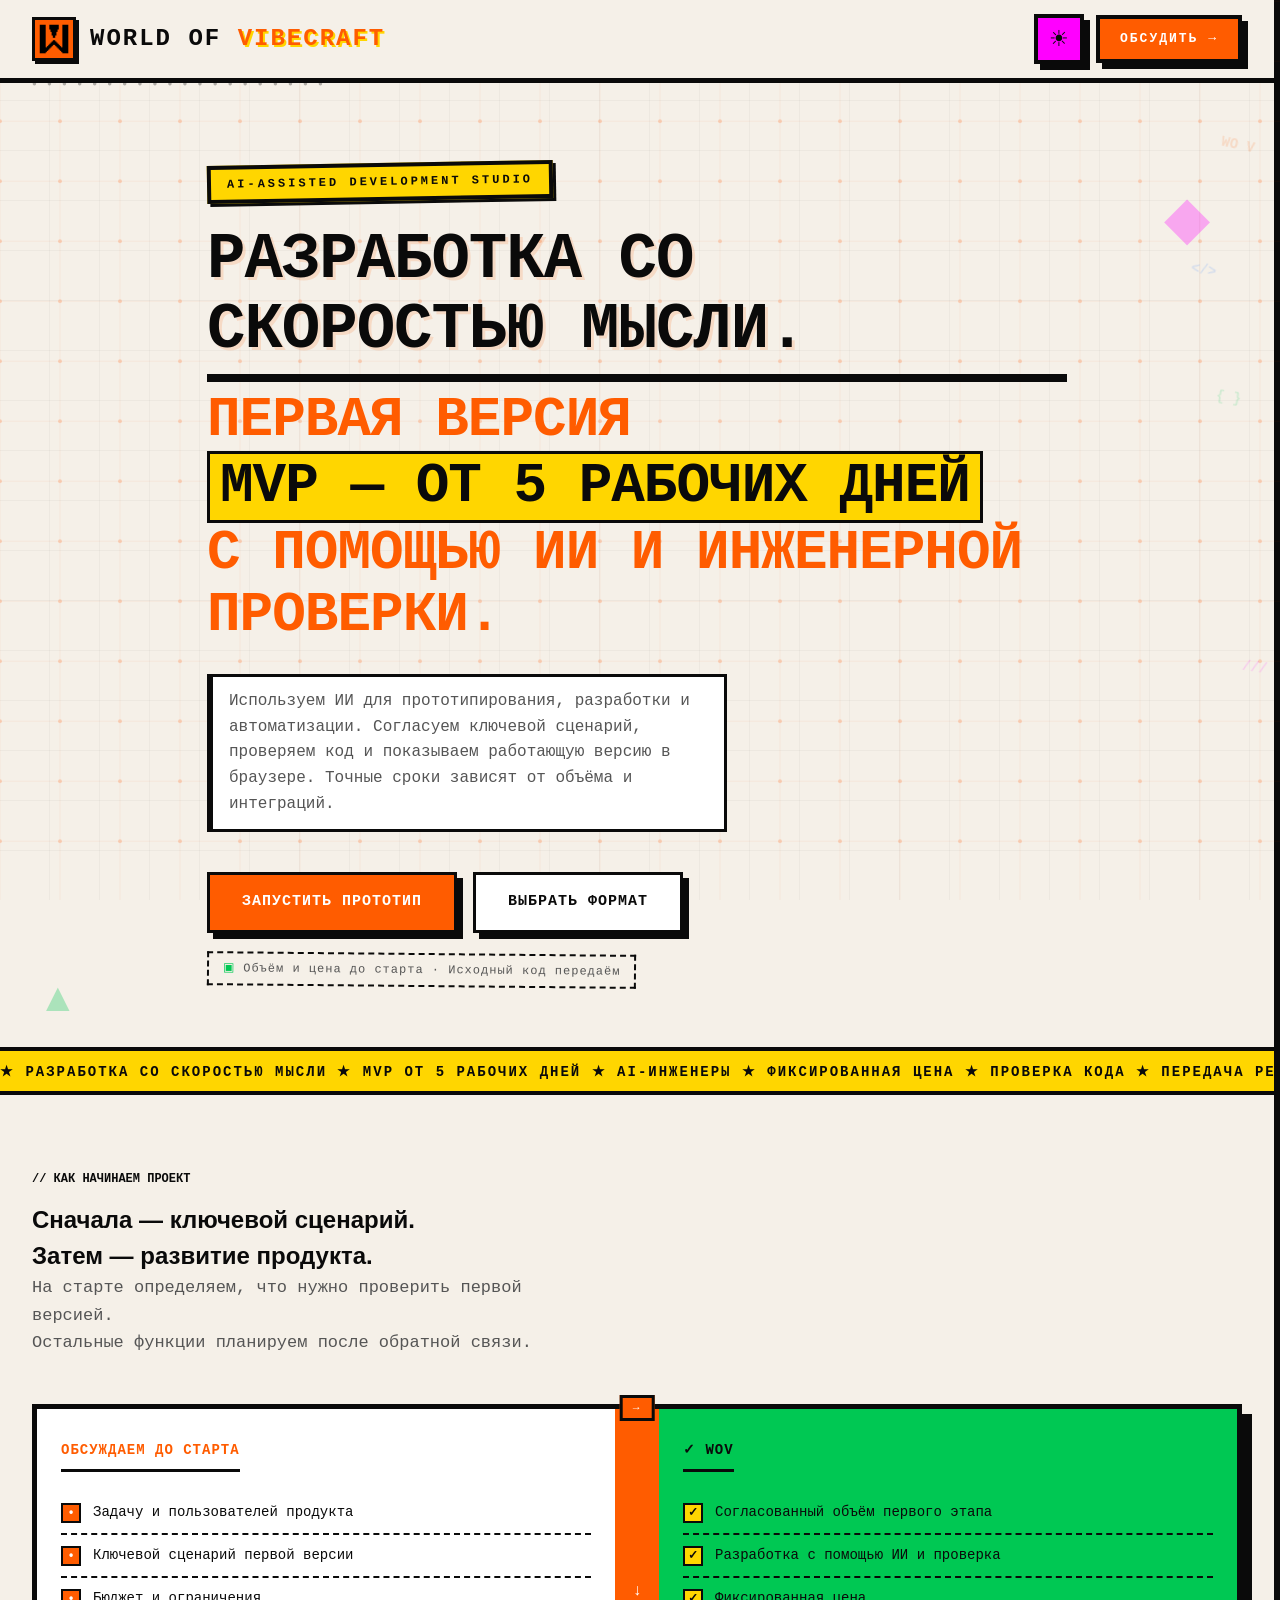
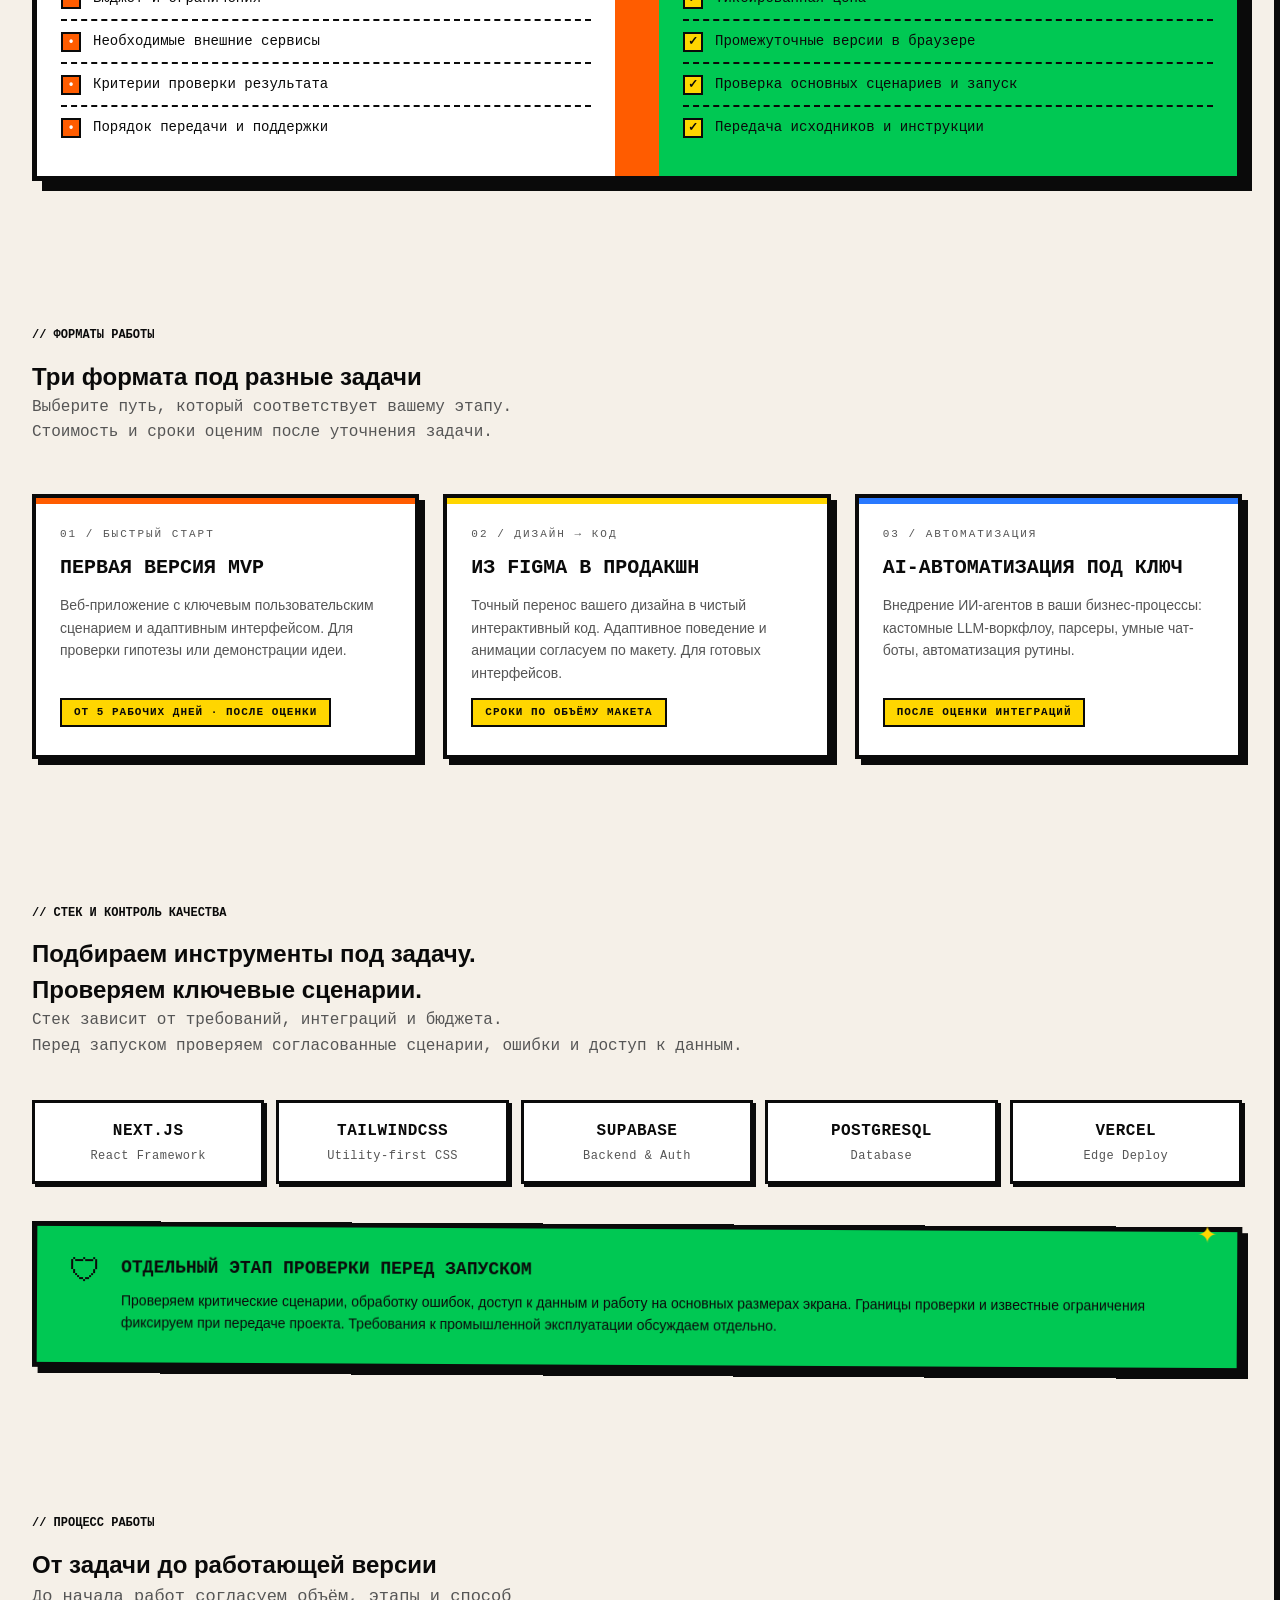
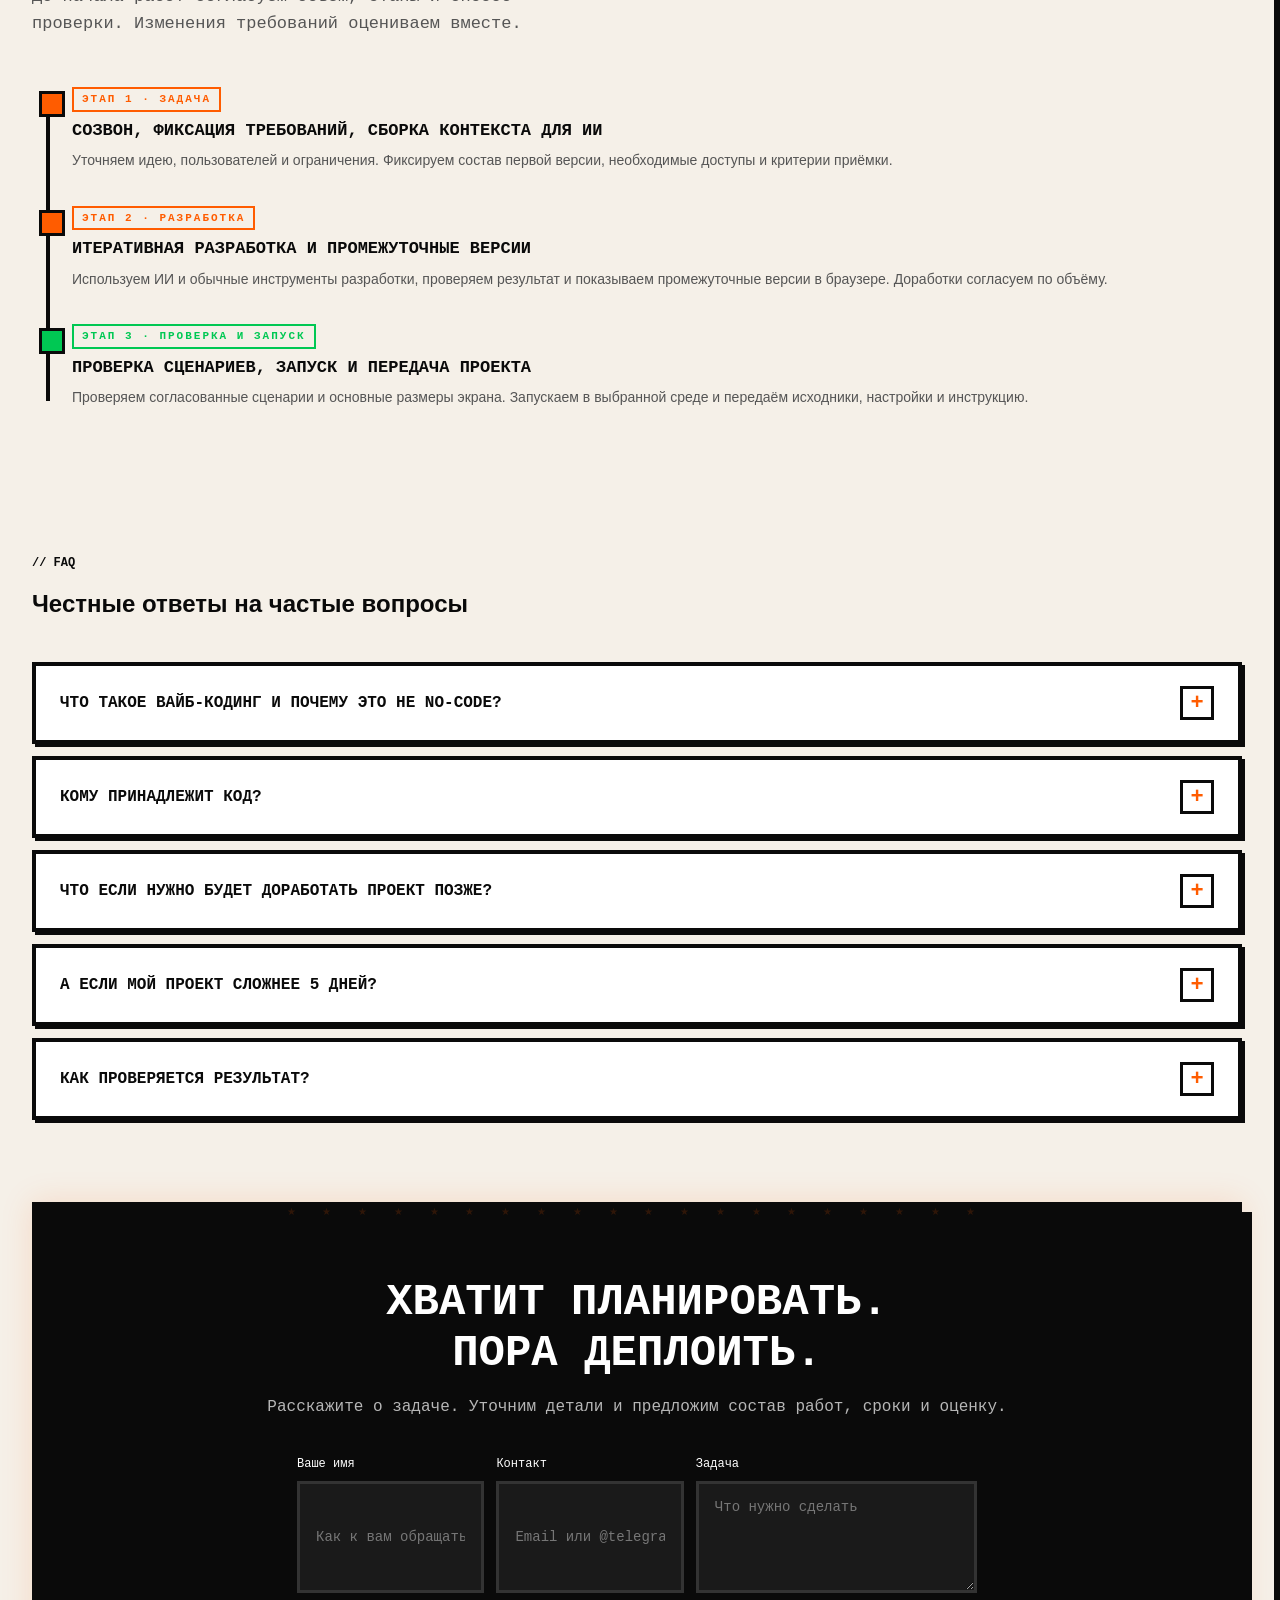
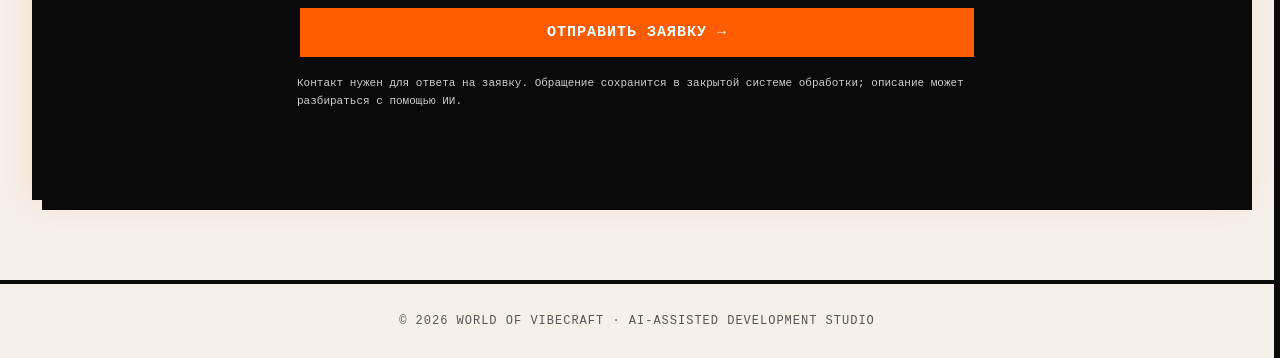
<file: index.html>
<!DOCTYPE html>
<html lang="ru" data-theme="light">
<head>
<meta charset="utf-8">
<meta name="viewport" content="width=device-width, initial-scale=1">
<!-- Content Security Policy: разрешены только свои файлы стилей и скриптов
     и отправка формы в BriefOps. frame-ancestors в meta не работает —
     защиту от встраивания в чужой iframe задаёт только заголовок, а GitHub Pages
     свои заголовки не отдаёт. -->
<meta http-equiv="Content-Security-Policy" content="default-src 'self'; base-uri 'self'; object-src 'none'; frame-src 'none'; img-src 'self' data:; font-src 'self' data:; media-src 'self' data:; style-src 'self'; script-src 'self'; connect-src 'self' https://briefops.onrender.com; form-action 'self' https://briefops.onrender.com; upgrade-insecure-requests">
<meta name="referrer" content="strict-origin-when-cross-origin">
<meta name="description" content="World of Vibecraft: веб-MVP, перенос дизайна в код и автоматизация бизнес-процессов с помощью ИИ. Объём, сроки и стоимость согласуем до начала работ.">
<title>World of Vibecraft — Разработка со скоростью мысли</title>
<link rel="icon" href="[data-uri]">
<link rel="stylesheet" href="styles.css?v=20261026b">
</head>
<body>
<a class="skip-link" href="#main">Перейти к содержимому</a>

<!-- FLOATING DECO -->
<div class="deco deco-1">WO V</div>
<div class="deco deco-2">{ }</div>
<div class="deco deco-3">///</div>
<div class="deco deco-4">&lt;/&gt;</div>

<!-- NEON GRID -->
<div class="neon-grid"><canvas id="neonCanvas"></canvas></div>

<!-- NAV -->
<nav>
  <div class="logo-group">
    <img src="[data-uri]" alt="WOV" class="logo-img" />
    <div class="logo-text">WORLD OF <span>VIBECRAFT</span></div>
  </div>
  <div class="nav-right">
    <button class="theme-toggle" id="themeToggle" aria-label="Переключить тему">
      <span class="sun-icon">☀</span>
      <span class="moon-icon">☾</span>
    </button>
    <a href="#cta" class="nav-cta">Обсудить →</a>
  </div>
</nav>

<main id="main">
<!-- SECTION 1: HERO -->
<section class="hero">
  <div class="hero-inner">
    <div class="hero-eyebrow">AI-Assisted Development Studio</div>
    <h1 class="hero-line">Разработка со скоростью мысли.</h1>
    <span class="hero-subline" data-text="Первая версия MVP — от 5 рабочих дней">Первая версия <em>MVP — от 5 рабочих дней</em><br>с помощью ИИ и инженерной проверки.</span>
    <p class="subtitle">Используем ИИ для прототипирования, разработки и автоматизации. Согласуем ключевой сценарий, проверяем код и показываем работающую версию в браузере. Точные сроки зависят от объёма и интеграций.</p>
    <div class="cta-row">
      <a href="#cta" class="btn-primary">Запустить прототип</a>
      <a href="#services" class="btn-secondary">Выбрать формат</a>
    </div>
    <p class="alignment-note">Объём и цена до старта · Исходный код передаём</p>
  </div>
</section>

<!-- MARQUEE STRIP -->
<div class="marquee-strip">
  <span class="marquee-copy">
    ★ РАЗРАБОТКА СО СКОРОСТЬЮ МЫСЛИ ★ MVP ОТ 5 РАБОЧИХ ДНЕЙ ★ AI-ИНЖЕНЕРЫ ★ ФИКСИРОВАННАЯ ЦЕНА ★ ПРОВЕРКА КОДА ★ ПЕРЕДАЧА РЕПОЗИТОРИЯ ★
  </span>
</div>

<!-- SECTION 2: CONTRAST -->
<section>
  <div class="section-label">// Как начинаем проект</div>
  <h2 class="section-title">Сначала — ключевой сценарий.<br>Затем — развитие продукта.</h2>
  <p class="section-desc">На старте определяем, что нужно проверить первой версией.<br>Остальные функции планируем после обратной связи.</p>

  <div class="contrast-table">
    <div class="col-old">
      <h3>Обсуждаем до старта</h3>
      <ul>
        <li><span class="icon" aria-hidden="true">•</span> Задачу и пользователей продукта</li>
        <li><span class="icon" aria-hidden="true">•</span> Ключевой сценарий первой версии</li>
        <li><span class="icon" aria-hidden="true">•</span> Бюджет и ограничения</li>
        <li><span class="icon" aria-hidden="true">•</span> Необходимые внешние сервисы</li>
        <li><span class="icon" aria-hidden="true">•</span> Критерии проверки результата</li>
        <li><span class="icon" aria-hidden="true">•</span> Порядок передачи и поддержки</li>
      </ul>
    </div>
    <div class="col-vs" aria-hidden="true">→</div>
    <div class="col-new">
      <h3>✓ WoV</h3>
      <ul>
        <li><span class="icon">✓</span> Согласованный объём первого этапа</li>
        <li><span class="icon">✓</span> Разработка с помощью ИИ и проверка</li>
        <li><span class="icon">✓</span> Фиксированная цена</li>
        <li><span class="icon">✓</span> Промежуточные версии в браузере</li>
        <li><span class="icon">✓</span> Проверка основных сценариев и запуск</li>
        <li><span class="icon">✓</span> Передача исходников и инструкции</li>
      </ul>
    </div>
  </div>
</section>

<!-- SECTION 3: SERVICES & PRICING -->
<section id="services">
  <div class="section-label">// Форматы работы</div>
  <h2 class="section-title">Три формата под разные задачи</h2>
  <p class="section-desc">Выберите путь, который соответствует вашему этапу.<br>Стоимость и сроки оценим после уточнения задачи.</p>

  <div class="services-grid">
    <div class="service-card">
      <span class="card-num">01 / Быстрый старт</span>
      <h3>Первая версия MVP</h3>
      <p>Веб-приложение с ключевым пользовательским сценарием и адаптивным интерфейсом. Для проверки гипотезы или демонстрации идеи.</p>
      <span class="card-tag">От 5 рабочих дней · После оценки</span>
    </div>
    <div class="service-card">
      <span class="card-num">02 / Дизайн → Код</span>
      <h3>Из Figma в Продакшн</h3>
      <p>Точный перенос вашего дизайна в чистый интерактивный код. Адаптивное поведение и анимации согласуем по макету. Для готовых интерфейсов.</p>
      <span class="card-tag">Сроки по объёму макета</span>
    </div>
    <div class="service-card">
      <span class="card-num">03 / Автоматизация</span>
      <h3>AI-Автоматизация под ключ</h3>
      <p>Внедрение ИИ-агентов в ваши бизнес-процессы: кастомные LLM-воркфлоу, парсеры, умные чат-боты, автоматизация рутины.</p>
      <span class="card-tag">После оценки интеграций</span>
    </div>
  </div>
</section>

<!-- SECTION 4: TECH STACK & QUALITY -->
<section id="tech">
  <div class="section-label">// Стек и контроль качества</div>
  <h2 class="section-title">Подбираем инструменты под задачу.<br>Проверяем ключевые сценарии.</h2>
  <p class="section-desc">Стек зависит от требований, интеграций и бюджета.<br>Перед запуском проверяем согласованные сценарии, ошибки и доступ к данным.</p>

  <div class="tech-grid">
    <div class="tech-badge"><strong>Next.js</strong>React Framework</div>
    <div class="tech-badge"><strong>TailwindCSS</strong>Utility-first CSS</div>
    <div class="tech-badge"><strong>Supabase</strong>Backend & Auth</div>
    <div class="tech-badge"><strong>PostgreSQL</strong>Database</div>
    <div class="tech-badge"><strong>Vercel</strong>Edge Deploy</div>
  </div>

  <div class="quality-callout">
    <div class="qc-icon">🛡</div>
    <div>
      <h4>Отдельный этап проверки перед запуском</h4>
      <p>Проверяем критические сценарии, обработку ошибок, доступ к данным и работу на основных размерах экрана. Границы проверки и известные ограничения фиксируем при передаче проекта. Требования к промышленной эксплуатации обсуждаем отдельно.</p>
    </div>
  </div>
</section>

<!-- SECTION 5: HOW WE WORK -->
<section>
  <div class="section-label">// Процесс работы</div>
  <h2 class="section-title">От задачи до работающей версии</h2>
  <p class="section-desc">До начала работ согласуем объём, этапы и способ проверки. Изменения требований оцениваем вместе.</p>

  <div class="timeline">
    <div class="timeline-item">
      <div class="tl-day">Этап 1 · Задача</div>
      <h4>Созвон, фиксация требований, сборка контекста для ИИ</h4>
      <p>Уточняем идею, пользователей и ограничения. Фиксируем состав первой версии, необходимые доступы и критерии приёмки.</p>
    </div>
    <div class="timeline-item">
      <div class="tl-day">Этап 2 · Разработка</div>
      <h4>Итеративная разработка и промежуточные версии</h4>
      <p>Используем ИИ и обычные инструменты разработки, проверяем результат и показываем промежуточные версии в браузере. Доработки согласуем по объёму.</p>
    </div>
    <div class="timeline-item done">
      <div class="tl-day">Этап 3 · Проверка и запуск</div>
      <h4>Проверка сценариев, запуск и передача проекта</h4>
      <p>Проверяем согласованные сценарии и основные размеры экрана. Запускаем в выбранной среде и передаём исходники, настройки и инструкцию.</p>
    </div>
  </div>
</section>

<!-- SECTION 6: FAQ -->
<section>
  <div class="section-label">// FAQ</div>
  <h2 class="section-title">Честные ответы на частые вопросы</h2>

  <div class="faq-list">
    <details class="faq-item">
      <summary>Что такое вайб-кодинг и почему это не no-code?</summary>
      <p class="faq-answer">Это разработка с помощью ИИ: он помогает создавать и изменять код, а результат проверяет человек. Исходники и инструкции передаём вместе с проектом. Выбор обычного кода или готовой платформы зависит от задачи.</p>
    </details>
    <details class="faq-item">
      <summary>Кому принадлежит код?</summary>
      <p class="faq-answer">Исходники проекта и инструкцию по запуску передаём в согласованный репозиторий. Условия передачи прав фиксируем при согласовании работ. Сторонние библиотеки сохраняют свои лицензии; расходы на хостинг и внешние API обсуждаем отдельно.</p>
    </details>
    <details class="faq-item">
      <summary>Что если нужно будет доработать проект позже?</summary>
      <p class="faq-answer">Передадим исходники, описание зависимостей и инструкцию по запуску. Дальнейшую поддержку и новые функции можно согласовать отдельным этапом или передать другой команде.</p>
    </details>
    <details class="faq-item">
      <summary>А если мой проект сложнее 5 дней?</summary>
      <p class="faq-answer">От пяти рабочих дней — ориентир для небольшой первой версии после согласования требований и получения доступов. Для сложных задач планируем несколько этапов. Интеграции, согласования и изменения объёма влияют на сроки.</p>
    </details>
    <details class="faq-item">
      <summary>Как проверяется результат?</summary>
      <p class="faq-answer">До начала работ фиксируем состав функций и критерии проверки. По ним показываем и проверяем результат. Условия исправления ошибок и поддержки согласуем вместе с объёмом проекта.</p>
    </details>
  </div>
</section>

<!-- SECTION 7: FOOTER CTA -->
<div id="cta" class="footer-cta">
  <h2>Хватит планировать.<br>Пора деплоить.</h2>
  <p>Расскажите о задаче. Уточним детали и предложим состав работ, сроки и оценку.</p>
  <form class="cta-form" id="leadForm" novalidate
        action="https://briefops.onrender.com/api/integrations/wov" method="POST">
    <input type="hidden" name="form_id" value="wov-v1">
    <input type="hidden" name="site_url" value="https://rinpocheshka.github.io/wov/">
    <input type="hidden" name="submission_id" value="">
    <div class="hp-field" aria-hidden="true">
      <label>Не заполняйте это поле<input type="text" name="_honey" tabindex="-1" autocomplete="off"></label>
    </div>
    <label class="lead-label" for="leadName">Ваше имя<input id="leadName" type="text" name="name" placeholder="Как к вам обращаться" maxlength="80" required autocomplete="name"></label>
    <label class="lead-label" for="leadContact">Контакт<input id="leadContact" type="text" name="contact" placeholder="Email или @telegram" maxlength="254" required autocomplete="off" spellcheck="false"></label>
    <label class="lead-label" for="leadIdea">Задача<textarea id="leadIdea" name="idea" placeholder="Что нужно сделать" maxlength="2000" minlength="5" required rows="4"></textarea></label>
    <button type="submit">Отправить заявку →</button>
    <p class="form-privacy">Контакт нужен для ответа на заявку. Обращение сохранится в закрытой системе обработки; описание может разбираться с помощью ИИ.</p>
    <noscript><p>После отправки откроется подтверждение сохранения заявки.</p></noscript>
    <div class="form-error" id="formError" role="alert"></div>
    <div class="form-ok" id="formOk" role="status"></div>
  </form>
</div>

</main>
<!-- FOOTER -->
<footer>
  © 2026 WORLD OF VIBECRAFT · AI-ASSISTED DEVELOPMENT STUDIO
</footer>

<script src="app.js?v=20261026b" defer></script>
</body>
</html>
</file>
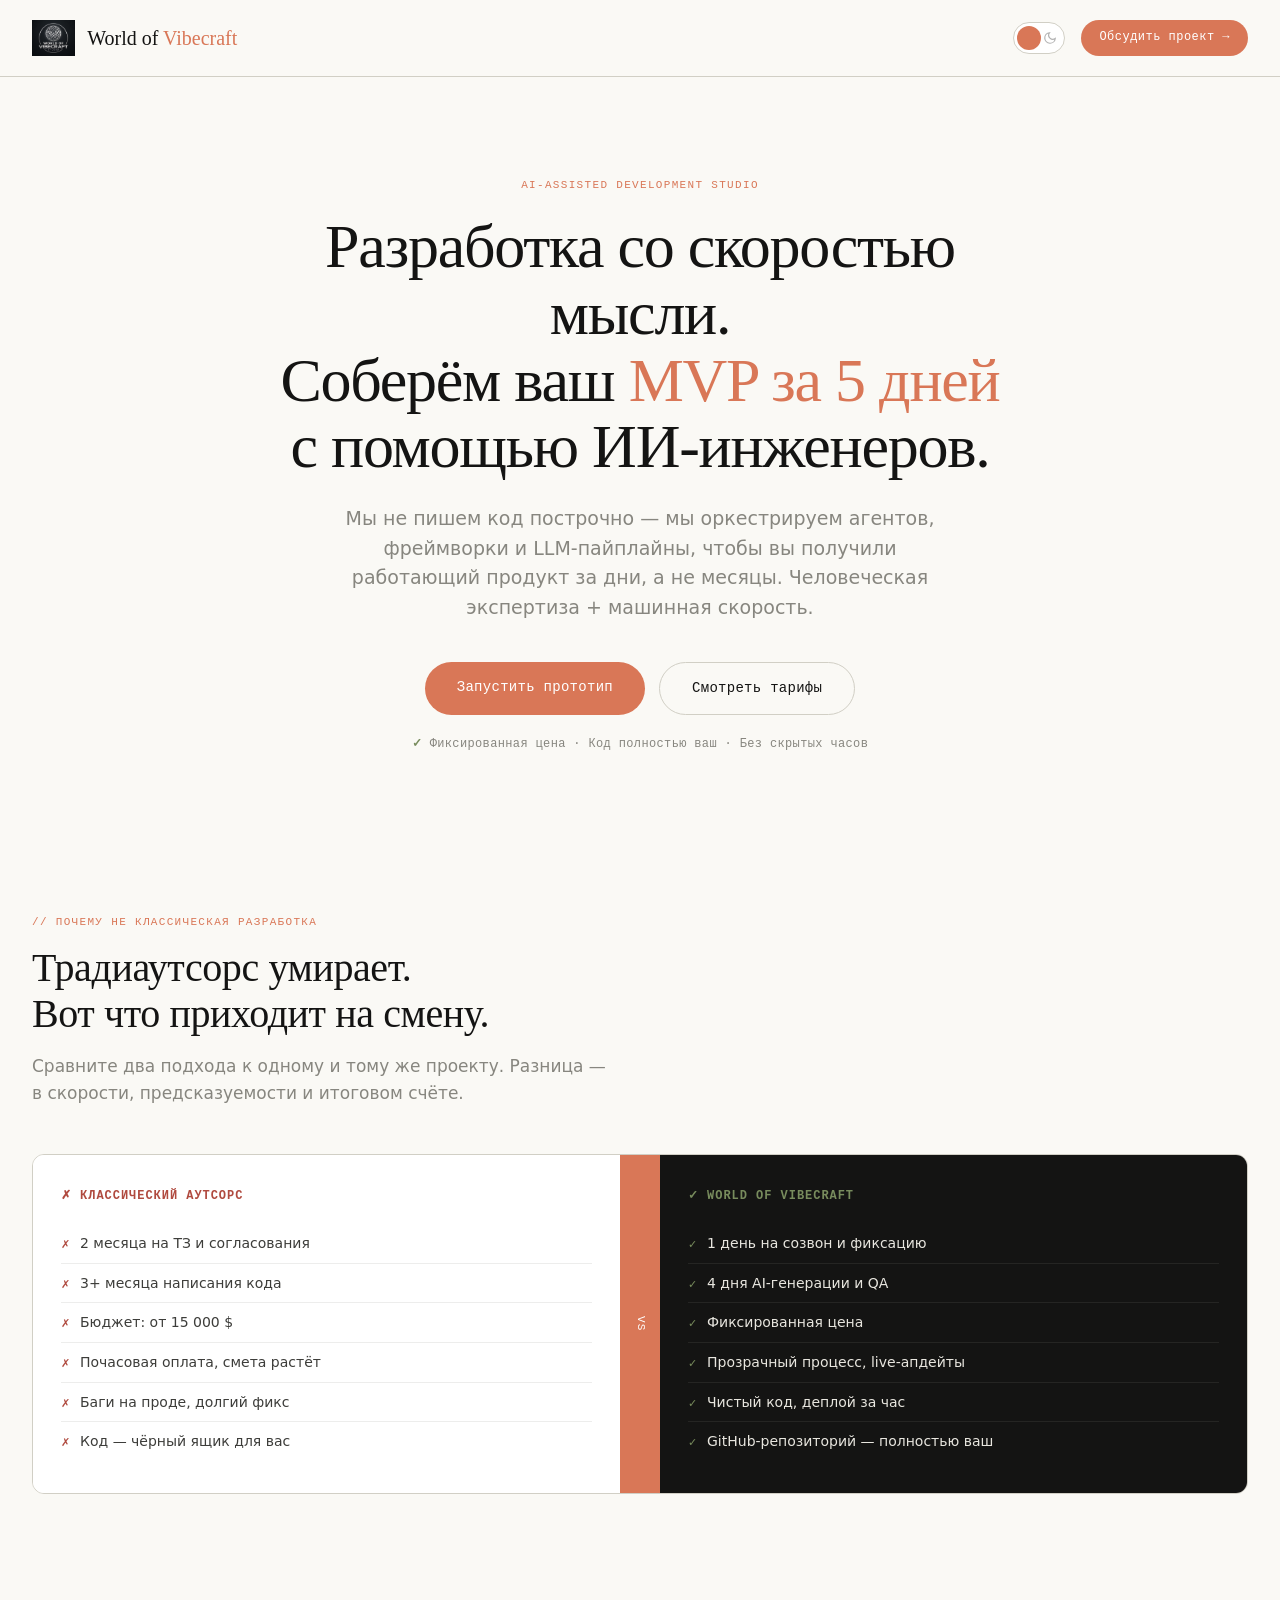
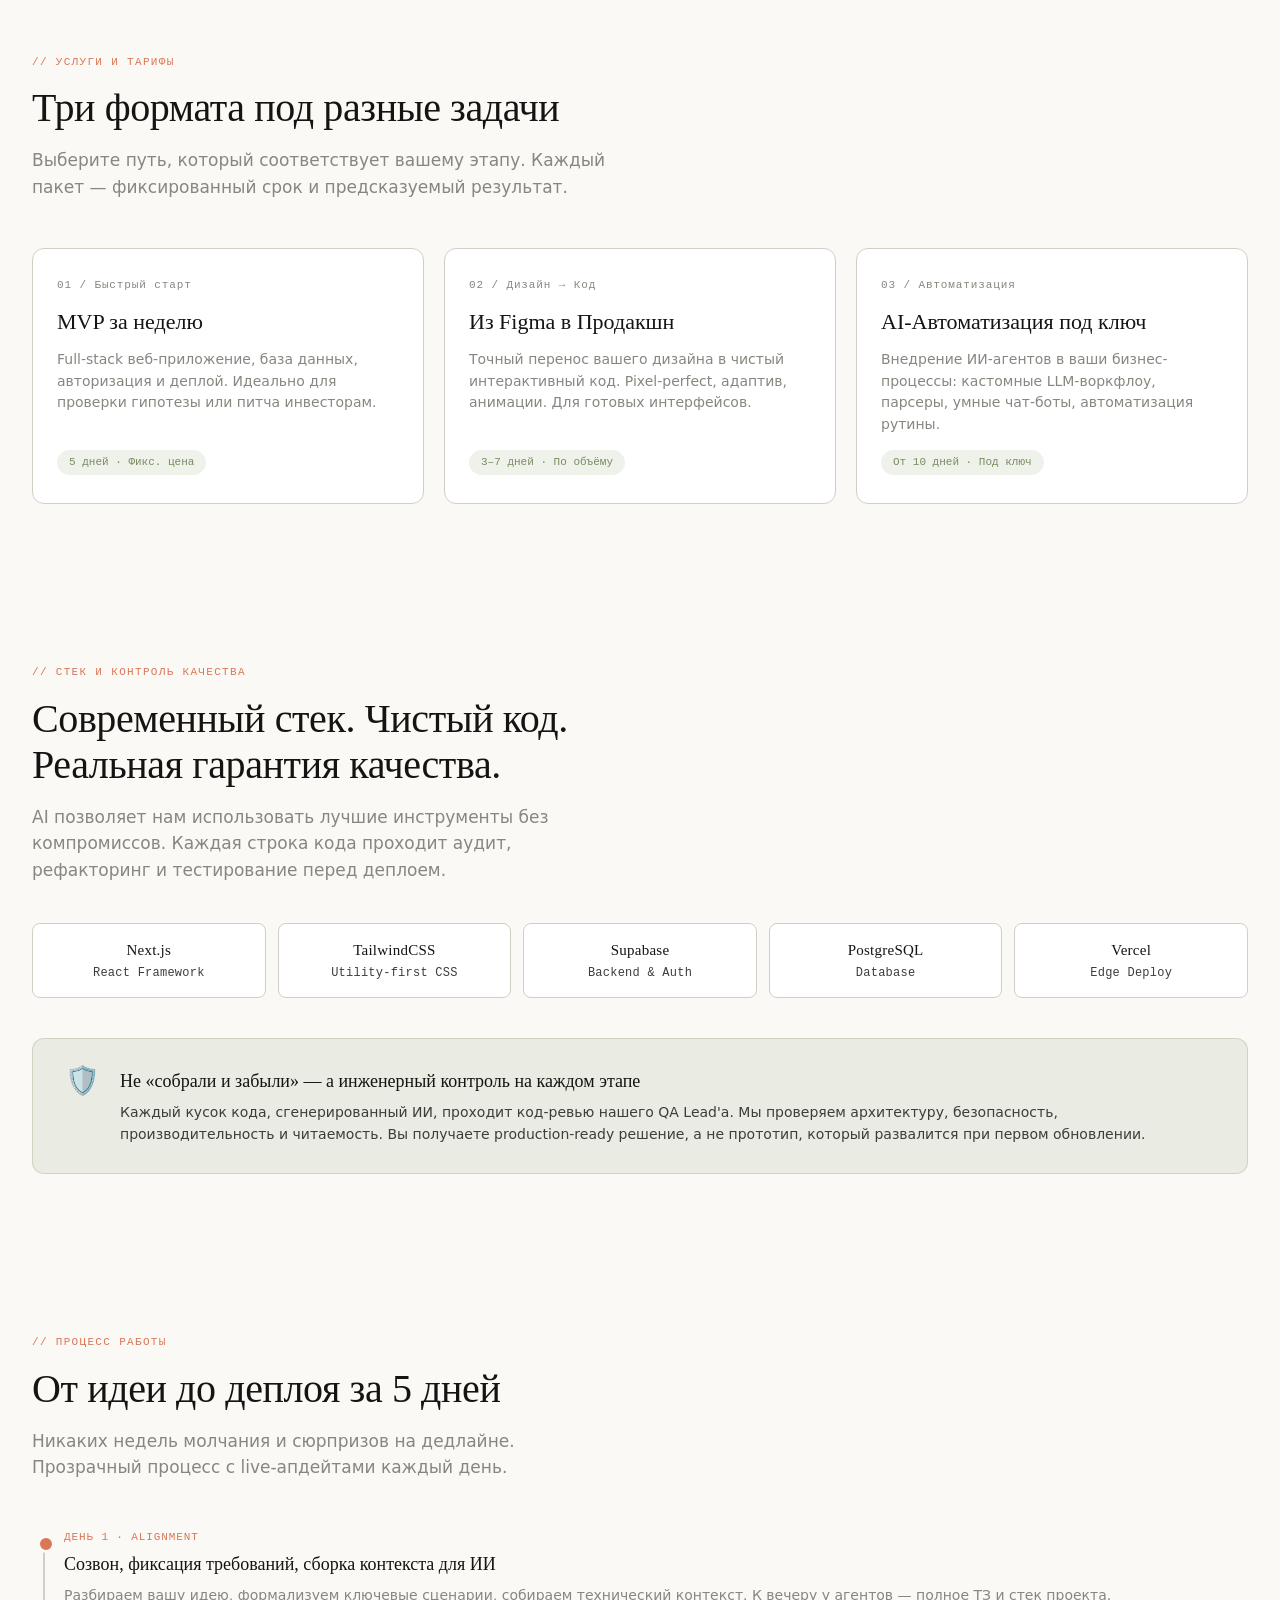
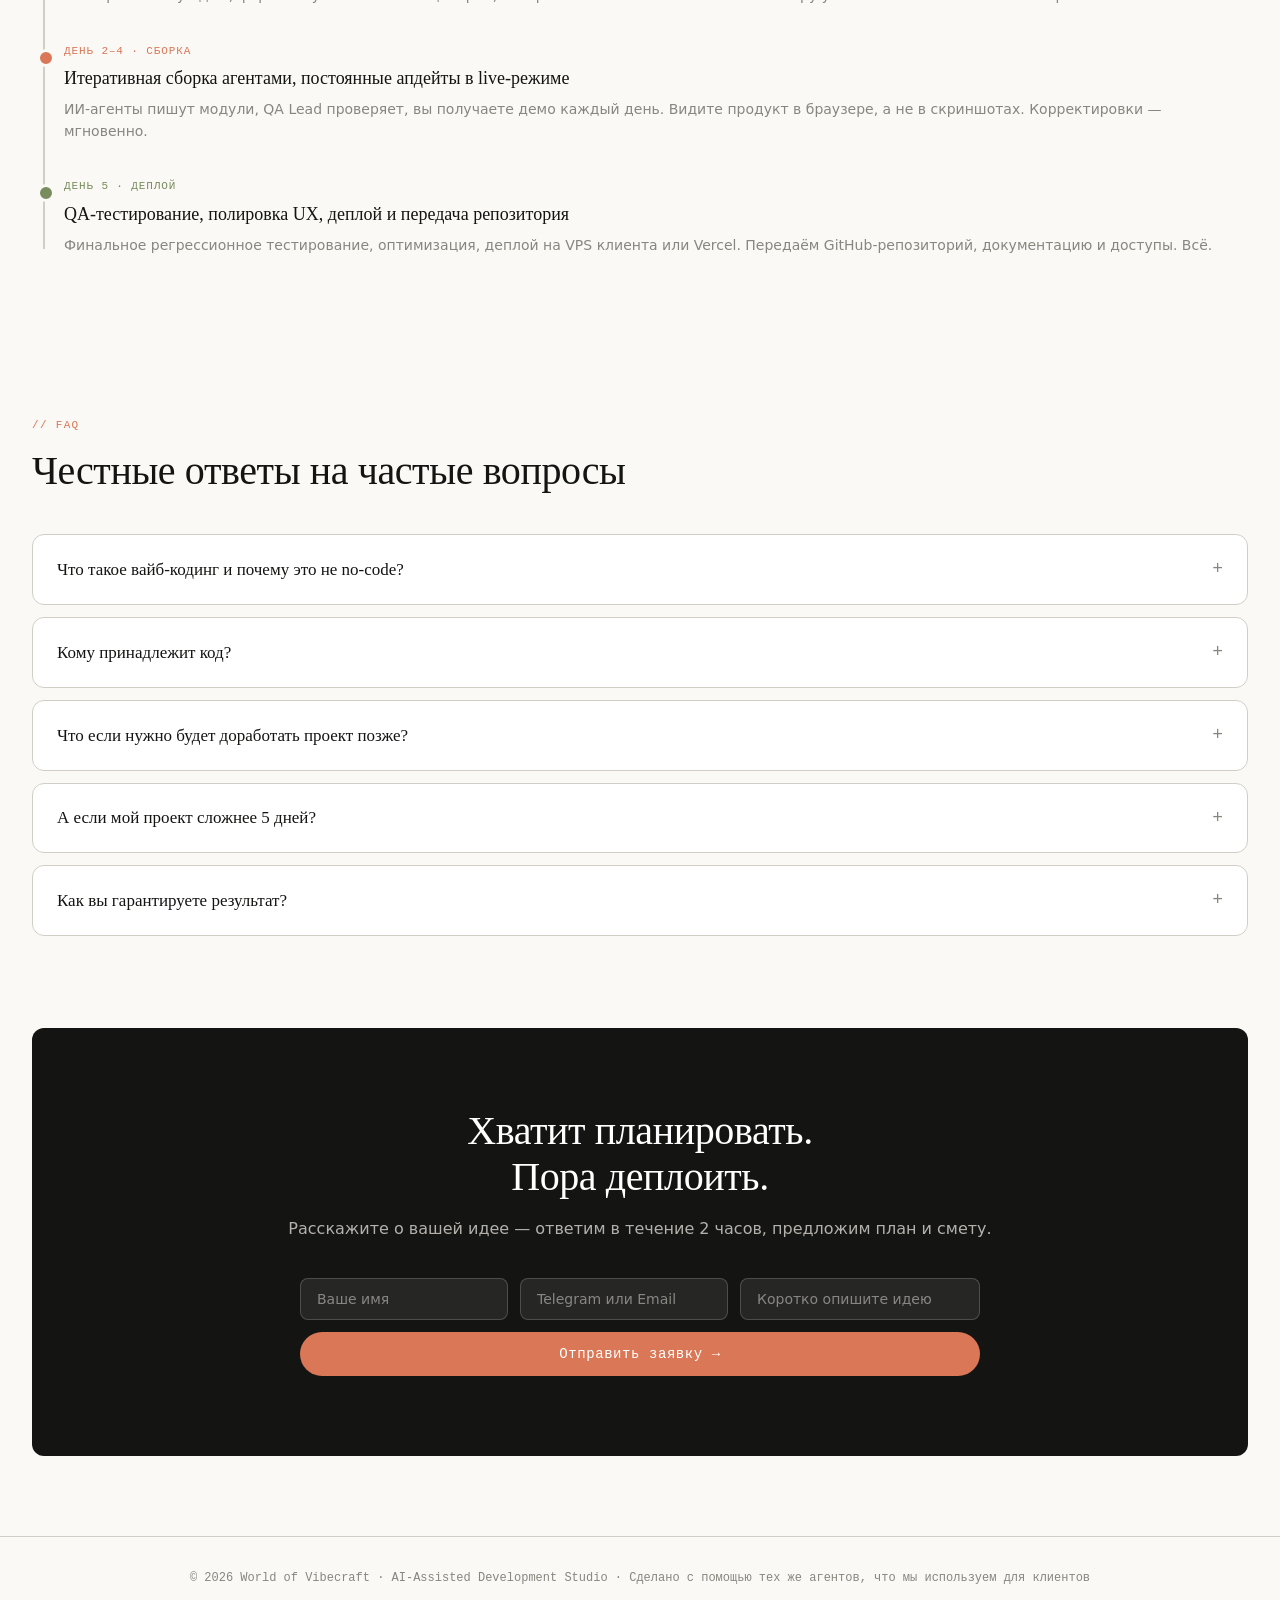
<file: world-of-vibecraft.html>
<!DOCTYPE html>
<html lang="ru" data-theme="dark">
<head>
<meta charset="utf-8">
<meta name="viewport" content="width=device-width, initial-scale=1">
<title>World of Vibecraft — Разработка со скоростью мысли</title>
<style>
  /* ---------- LIGHT THEME (default) ---------- */
  :root {
    --bg: #FAF9F5;
    --bg-nav: rgba(250,249,245,0.92);
    --surface: #FFFFFF;
    --surface-2: #F0EEE6;
    --text: #3D3D3A;
    --text-heading: #141413;
    --text-muted: #87867F;
    --border: #D1CFC5;
    --border-subtle: rgba(135,134,127,0.15);
    --clay: #D97757;
    --clay-hover: #c4664a;
    --olive: #788C5D;
    --olive-bg: rgba(120,140,93,0.12);
    --olive-border: rgba(120,140,93,0.25);
    --rust: #B04A3F;
    --rust-bg: rgba(176,74,63,0.12);
    --oat: #E3DACC;
    --slate-panel: #141413;
    --slate-text: #E8E6DF;
    --white: #FFFFFF;
    --shadow: rgba(217,119,87,0.08);
    --faq-plus: #87867F;
    /* Footer CTA: always light card */
    --cta-bg: #141413;
    --cta-heading: #FFFFFF;
    --cta-text: #E8E6DF;
    --cta-input-bg: rgba(255,255,255,0.08);
    --cta-input-border: rgba(255,255,255,0.18);
  }

  /* ---------- DARK THEME ---------- */
  [data-theme="dark"] {
    --bg: #0E0E0D;
    --bg-nav: rgba(14,14,13,0.94);
    --surface: #1A1A18;
    --surface-2: #242420;
    --text: #B8B6AC;
    --text-heading: #E8E6DF;
    --text-muted: #6B6A63;
    --border: #2E2E2A;
    --border-subtle: rgba(184,182,172,0.12);
    --clay: #E8886A;
    --clay-hover: #f09678;
    --olive: #9AAF7D;
    --olive-bg: rgba(154,175,125,0.12);
    --olive-border: rgba(154,175,125,0.25);
    --rust: #C76A5A;
    --rust-bg: rgba(199,106,90,0.12);
    --oat: #3D3D36;
    --slate-panel: #E8E6DF;
    --slate-text: #141413;
    --white: #E8E6DF;
    --shadow: rgba(0,0,0,0.3);
    --faq-plus: #6B6A63;
    /* Footer CTA: always light card (same in both themes) */
    --cta-bg: #FFFFFF;
    --cta-heading: #141413;
    --cta-text: #3D3D3A;
    --cta-input-bg: #F0EEE6;
    --cta-input-border: #D1CFC5;
  }

  * { margin:0; padding:0; box-sizing:border-box; }
  html { scroll-behavior:smooth; }
  body { background:var(--bg); color:var(--text); font-family: system-ui, -apple-system, "Segoe UI", Roboto, sans-serif;
         line-height:1.6; -webkit-font-smoothing:antialiased; transition: background 0.3s, color 0.3s; }

  /* ---------- THEME TOGGLE ---------- */
  .theme-toggle {
    position: relative;
    width: 52px; height: 32px;
    background: var(--surface);
    border: 1.5px solid var(--border);
    border-radius: 999px; cursor: pointer;
    transition: border-color 0.3s, background 0.3s;
    flex-shrink: 0;
  }
  .theme-toggle:hover { border-color: var(--clay); }
  .theme-toggle::before {
    content: "";
    position: absolute; top: 3px; left: 3px;
    width: 24px; height: 24px;
    border-radius: 50%;
    background: var(--clay);
    transition: transform 0.35s cubic-bezier(0.68, -0.3, 0.27, 1.3), background 0.3s;
    z-index: 2;
  }
  [data-theme="dark"] .theme-toggle::before {
    transform: translateX(20px);
    background: #6B6A63;
  }
  .theme-toggle .toggle-icons {
    position: absolute; inset: 0;
    display: flex; align-items: center; justify-content: space-between;
    padding: 0 7px; pointer-events: none;
  }
  .theme-toggle .toggle-icons svg {
    width: 14px; height: 14px;
    opacity: 0.6;
    transition: opacity 0.3s;
  }
  [data-theme="light"] .theme-toggle .moon-icon,
  :not([data-theme]) .theme-toggle .moon-icon { opacity: 0.3; }
  [data-theme="light"] .theme-toggle .sun-icon,
  :not([data-theme]) .theme-toggle .sun-icon { opacity: 1; }
  [data-theme="dark"] .theme-toggle .sun-icon { opacity: 0.3; }
  [data-theme="dark"] .theme-toggle .moon-icon { opacity: 1; }

  /* ---------- NAV ---------- */
  nav {
    display: flex; justify-content: space-between; align-items: center;
    padding: 20px 32px; border-bottom: 1.5px solid var(--border);
    background: var(--bg-nav); position: sticky; top: 0; z-index: 100;
    backdrop-filter: blur(12px);
  }
  .logo-group { display: flex; align-items: center; gap: 12px; }
  .logo-img { height: 36px; width: auto; }
  .logo-text { font-family: ui-serif, Georgia, "Times New Roman", serif; font-weight: 500; font-size: 20px; color: var(--text-heading); }
  .logo-text span { color: var(--clay); }
  .nav-right { display: flex; align-items: center; gap: 16px; }
  .nav-cta {
    font-family: ui-monospace, "SF Mono", Menlo, Consolas, monospace; font-size: 12px; letter-spacing: 0.04em;
    color: var(--white); background: var(--clay); border-radius: 999px;
    padding: 8px 18px; text-decoration: none; transition: background 0.2s;
  }
  .nav-cta:hover { background: var(--clay-hover); }

  /* ---------- HERO ---------- */
  .hero { padding: 100px 32px 80px; text-align: center; }
  .hero .eyebrow {
    font-family: ui-monospace, "SF Mono", Menlo, Consolas, monospace; font-size: 11px; letter-spacing: 0.12em;
    text-transform: uppercase; color: var(--clay); margin-bottom: 18px;
  }
  .hero h1 {
    font-family: ui-serif, Georgia, "Times New Roman", serif; font-weight: 500; letter-spacing: -0.02em;
    font-size: clamp(36px, 6vw, 62px); line-height: 1.08; color: var(--text-heading);
    max-width: 820px; margin: 0 auto 24px;
  }
  .hero h1 em { font-style: normal; color: var(--clay); }
  .hero .subtitle {
    font-size: 19px; color: var(--text-muted); max-width: 620px;
    margin: 0 auto 40px; line-height: 1.55;
  }
  .hero .cta-row { display: flex; gap: 14px; justify-content: center; flex-wrap: wrap; }
  .btn-primary {
    display: inline-block; background: var(--clay); color: var(--white);
    font-family: ui-monospace, "SF Mono", Menlo, Consolas, monospace; font-size: 14px; letter-spacing: 0.02em;
    padding: 14px 32px; border-radius: 999px; text-decoration: none;
    transition: background 0.2s, transform 0.15s;
  }
  .btn-primary:hover { background: var(--clay-hover); transform: translateY(-1px); }
  .btn-secondary {
    display: inline-block; background: transparent; color: var(--text-heading);
    font-family: ui-monospace, "SF Mono", Menlo, Consolas, monospace; font-size: 14px; letter-spacing: 0.02em;
    padding: 14px 32px; border-radius: 999px; text-decoration: none;
    border: 1.5px solid var(--border);
  }
  .btn-secondary:hover { border-color: var(--text-heading); }
  .hero .trust-badge {
    margin-top: 20px; font-family: ui-monospace, "SF Mono", Menlo, Consolas, monospace; font-size: 12px;
    color: var(--text-muted); letter-spacing: 0.03em;
  }
  .hero .trust-badge::before { content: "✓ "; color: var(--olive); font-weight: bold; }

  /* ---------- SECTION HEADERS ---------- */
  section { padding: 80px 32px; }
  .section-label {
    font-family: ui-monospace, "SF Mono", Menlo, Consolas, monospace; font-size: 11px; letter-spacing: 0.12em;
    text-transform: uppercase; color: var(--clay); margin-bottom: 14px;
  }
  .section-title {
    font-family: ui-serif, Georgia, "Times New Roman", serif; font-weight: 500; letter-spacing: -0.01em;
    font-size: clamp(28px, 4vw, 40px); color: var(--text-heading); line-height: 1.15;
    margin-bottom: 16px;
  }
  .section-desc {
    font-size: 17px; color: var(--text-muted); max-width: 580px; line-height: 1.55;
  }

  /* ---------- CONTRAST TABLE ---------- */
  .contrast-table {
    display: grid; grid-template-columns: 1fr 40px 1fr; gap: 0;
    margin-top: 48px; border: 1.5px solid var(--border); border-radius: 12px;
    overflow: hidden;
  }
  .contrast-table .col-old { padding: 32px 28px; background: var(--surface); }
  .contrast-table .col-new { padding: 32px 28px; background: var(--slate-panel); color: var(--slate-text); }
  .contrast-table .col-vs {
    display: flex; align-items: center; justify-content: center;
    background: var(--clay); color: var(--white);
    font-family: ui-monospace, "SF Mono", Menlo, Consolas, monospace; font-size: 11px; letter-spacing: 0.1em;
    writing-mode: vertical-rl; text-orientation: mixed;
  }
  .contrast-table h3 {
    font-family: ui-monospace, "SF Mono", Menlo, Consolas, monospace; font-size: 12px; letter-spacing: 0.08em;
    text-transform: uppercase; margin-bottom: 18px;
  }
  .contrast-table .col-old h3 { color: var(--rust); }
  .contrast-table .col-new h3 { color: var(--olive); }
  .contrast-table ul { list-style: none; }
  .contrast-table li {
    font-size: 14px; padding: 8px 0; border-bottom: 1px solid var(--border-subtle);
    display: flex; align-items: baseline; gap: 10px;
  }
  .contrast-table li:last-child { border-bottom: none; }
  .contrast-table li .icon { font-family: ui-monospace, "SF Mono", Menlo, Consolas, monospace; font-size: 11px; flex-shrink: 0; }
  .contrast-table .col-old .icon { color: var(--rust); }
  .contrast-table .col-new .icon { color: var(--olive); }

  /* ---------- SERVICES ---------- */
  .services-grid {
    display: grid; grid-template-columns: repeat(3, 1fr); gap: 20px; margin-top: 48px;
  }
  .service-card {
    background: var(--surface); border: 1.5px solid var(--border); border-radius: 12px;
    padding: 28px 24px; display: flex; flex-direction: column; gap: 14px;
    transition: border-color 0.2s, box-shadow 0.2s;
  }
  .service-card:hover { border-color: var(--clay); box-shadow: 0 4px 24px var(--shadow); }
  .service-card .card-num {
    font-family: ui-monospace, "SF Mono", Menlo, Consolas, monospace; font-size: 11px; color: var(--text-muted);
    letter-spacing: 0.08em;
  }
  .service-card h3 {
    font-family: ui-serif, Georgia, "Times New Roman", serif; font-weight: 500; font-size: 22px;
    color: var(--text-heading); line-height: 1.2;
  }
  .service-card p { font-size: 14px; color: var(--text-muted); line-height: 1.55; flex-grow: 1; }
  .service-card .card-tag {
    font-family: ui-monospace, "SF Mono", Menlo, Consolas, monospace; font-size: 11px; color: var(--olive);
    background: var(--olive-bg); border-radius: 999px;
    padding: 4px 12px; align-self: flex-start;
  }

  /* ---------- TECH STACK ---------- */
  .tech-grid {
    display: grid; grid-template-columns: repeat(5, 1fr); gap: 12px; margin-top: 40px;
  }
  .tech-badge {
    background: var(--surface); border: 1.5px solid var(--border); border-radius: 8px;
    padding: 14px 12px; text-align: center;
    font-family: ui-monospace, "SF Mono", Menlo, Consolas, monospace; font-size: 12px; color: var(--text);
    letter-spacing: 0.02em; transition: border-color 0.2s;
  }
  .tech-badge:hover { border-color: var(--clay); }
  .tech-badge strong { display: block; font-family: ui-serif, Georgia, "Times New Roman", serif; font-size: 15px;
    color: var(--text-heading); margin-bottom: 2px; font-weight: 500; }

  .quality-callout {
    margin-top: 40px; background: var(--olive-bg); border: 1.5px solid var(--olive-border);
    border-radius: 12px; padding: 28px 32px; display: flex; gap: 20px;
    align-items: flex-start;
  }
  .quality-callout .qc-icon { font-size: 28px; flex-shrink: 0; line-height: 1; }
  .quality-callout h4 {
    font-family: ui-serif, Georgia, "Times New Roman", serif; font-weight: 500; font-size: 18px;
    color: var(--text-heading); margin-bottom: 6px;
  }
  .quality-callout p { font-size: 14px; color: var(--text); line-height: 1.55; }

  /* ---------- TIMELINE ---------- */
  .timeline { margin-top: 48px; position: relative; padding-left: 32px; }
  .timeline::before {
    content: ""; position: absolute; left: 11px; top: 8px; bottom: 8px;
    width: 2px; background: var(--border);
  }
  .timeline-item { position: relative; margin-bottom: 36px; }
  .timeline-item:last-child { margin-bottom: 0; }
  .timeline-item::before {
    content: ""; position: absolute; left: -27px; top: 6px;
    width: 12px; height: 12px; border-radius: 50%; background: var(--clay);
    border: 3px solid var(--bg);
  }
  .timeline-item.done::before { background: var(--olive); }
  .timeline-item .tl-day {
    font-family: ui-monospace, "SF Mono", Menlo, Consolas, monospace; font-size: 11px; letter-spacing: 0.08em;
    text-transform: uppercase; color: var(--clay); margin-bottom: 4px;
  }
  .timeline-item.done .tl-day { color: var(--olive); }
  .timeline-item h4 {
    font-family: ui-serif, Georgia, "Times New Roman", serif; font-weight: 500; font-size: 18px;
    color: var(--text-heading); margin-bottom: 6px;
  }
  .timeline-item p { font-size: 14px; color: var(--text-muted); line-height: 1.55; }

  /* ---------- FAQ ---------- */
  .faq-list { margin-top: 40px; }
  .faq-item {
    border: 1.5px solid var(--border); border-radius: 12px;
    margin-bottom: 12px; overflow: hidden; background: var(--surface);
  }
  .faq-item summary {
    padding: 20px 24px; cursor: pointer; list-style: none;
    font-family: ui-serif, Georgia, "Times New Roman", serif; font-weight: 500; font-size: 17px;
    color: var(--text-heading); display: flex; justify-content: space-between;
    align-items: center;
  }
  .faq-item summary::-webkit-details-marker { display: none; }
  .faq-item summary::after {
    content: "+"; font-family: ui-monospace, "SF Mono", Menlo, Consolas, monospace; font-size: 18px;
    color: var(--faq-plus); transition: transform 0.2s;
  }
  .faq-item[open] summary::after { content: "−"; color: var(--clay); }
  .faq-item .faq-answer {
    padding: 0 24px 20px; font-size: 15px; color: var(--text); line-height: 1.6;
  }

  /* ---------- FOOTER CTA ---------- */
  .footer-cta {
    background: var(--cta-bg); color: var(--cta-text); text-align: center;
    padding: 80px 32px; border-radius: 12px;
    margin: 0 32px 80px;
    transition: background 0.3s, color 0.3s;
  }
  .footer-cta h2 {
    font-family: ui-serif, Georgia, "Times New Roman", serif; font-weight: 500; letter-spacing: -0.01em;
    font-size: clamp(28px, 4vw, 40px); line-height: 1.15; color: var(--cta-heading);
    max-width: 600px; margin: 0 auto 16px;
  }
  .footer-cta p { font-size: 16px; color: var(--cta-text); opacity: 0.75; margin-bottom: 36px; }
  .cta-form {
    display: grid; grid-template-columns: 1fr 1fr 1.5fr; gap: 12px;
    max-width: 680px; margin: 0 auto;
  }
  .cta-form input {
    background: var(--cta-input-bg); border: 1.5px solid var(--cta-input-border);
    border-radius: 8px; padding: 12px 16px;
    font-family: system-ui, -apple-system, "Segoe UI", Roboto, sans-serif; font-size: 14px; color: var(--cta-heading);
    outline: none; transition: border-color 0.2s, background 0.3s, color 0.3s;
  }
  .cta-form input::placeholder { color: var(--cta-text); opacity: 0.5; }
  .cta-form input:focus { border-color: var(--clay); }
  .cta-form button {
    grid-column: 1 / -1; background: var(--clay); color: #FFFFFF;
    font-family: ui-monospace, "SF Mono", Menlo, Consolas, monospace; font-size: 14px; letter-spacing: 0.04em;
    padding: 14px 32px; border-radius: 999px; border: none;
    cursor: pointer; transition: background 0.2s;
  }
  .cta-form button:hover { background: var(--clay-hover); }

  /* ---------- FOOTER ---------- */
  footer {
    border-top: 1.5px solid var(--border); padding: 32px; text-align: center;
    font-family: ui-monospace, "SF Mono", Menlo, Consolas, monospace; font-size: 12px; color: var(--text-muted);
  }

  /* ---------- RESPONSIVE ---------- */
  @media (max-width: 860px) {
    .contrast-table { grid-template-columns: 1fr; }
    .contrast-table .col-vs { writing-mode: horizontal-tb; padding: 12px; }
    .services-grid { grid-template-columns: 1fr; }
    .tech-grid { grid-template-columns: repeat(3, 1fr); }
    .cta-form { grid-template-columns: 1fr; }
    .hero { padding: 60px 24px 48px; }
    section { padding: 56px 24px; }
    .footer-cta { margin: 0 16px 48px; padding: 56px 24px; }
    nav { padding: 16px 24px; }
  }
  @media (max-width: 520px) {
    .tech-grid { grid-template-columns: repeat(2, 1fr); }
  }
</style>
</head>
<body>

<!-- NAV -->
<nav>
  <div class="logo-group">
    <img src="wov.png" alt="World of Vibecraft" class="logo-img" />
    <div class="logo-text">World of <span>Vibecraft</span></div>
  </div>
  <div class="nav-right">
    <button class="theme-toggle" onclick="toggleTheme()" aria-label="Переключить тему">
      <div class="toggle-icons">
        <svg class="sun-icon" viewBox="0 0 24 24" fill="none" stroke="currentColor" stroke-width="2" stroke-linecap="round">
          <circle cx="12" cy="12" r="5"/>
          <line x1="12" y1="1" x2="12" y2="3"/><line x1="12" y1="21" x2="12" y2="23"/>
          <line x1="4.22" y1="4.22" x2="5.64" y2="5.64"/><line x1="18.36" y1="18.36" x2="19.78" y2="19.78"/>
          <line x1="1" y1="12" x2="3" y2="12"/><line x1="21" y1="12" x2="23" y2="12"/>
          <line x1="4.22" y1="19.78" x2="5.64" y2="18.36"/><line x1="18.36" y1="5.64" x2="19.78" y2="4.22"/>
        </svg>
        <svg class="moon-icon" viewBox="0 0 24 24" fill="none" stroke="currentColor" stroke-width="2" stroke-linecap="round">
          <path d="M21 12.79A9 9 0 1 1 11.21 3 7 7 0 0 0 21 12.79z"/>
        </svg>
      </div>
    </button>
    <a href="#cta" class="nav-cta">Обсудить проект →</a>
  </div>
</nav>

<!-- SECTION 1: HERO -->
<section class="hero">
  <div class="eyebrow">AI-Assisted Development Studio</div>
  <h1>Разработка со скоростью мысли.<br>Соберём ваш <em>MVP за 5 дней</em><br>с помощью ИИ-инженеров.</h1>
  <p class="subtitle">Мы не пишем код построчно — мы оркестрируем агентов, фреймворки и LLM-пайплайны, чтобы вы получили работающий продукт за дни, а не месяцы. Человеческая экспертиза + машинная скорость.</p>
  <div class="cta-row">
    <a href="#cta" class="btn-primary">Запустить прототип</a>
    <a href="#services" class="btn-secondary">Смотреть тарифы</a>
  </div>
  <p class="trust-badge">Фиксированная цена · Код полностью ваш · Без скрытых часов</p>
</section>

<!-- SECTION 2: CONTRAST -->
<section>
  <div class="section-label">// Почему не классическая разработка</div>
  <h2 class="section-title">Традиаутсорс умирает.<br>Вот что приходит на смену.</h2>
  <p class="section-desc">Сравните два подхода к одному и тому же проекту. Разница — в скорости, предсказуемости и итоговом счёте.</p>

  <div class="contrast-table">
    <div class="col-old">
      <h3>✗ Классический аутсорс</h3>
      <ul>
        <li><span class="icon">✗</span> 2 месяца на ТЗ и согласования</li>
        <li><span class="icon">✗</span> 3+ месяца написания кода</li>
        <li><span class="icon">✗</span> Бюджет: от 15 000 $</li>
        <li><span class="icon">✗</span> Почасовая оплата, смета растёт</li>
        <li><span class="icon">✗</span> Баги на проде, долгий фикс</li>
        <li><span class="icon">✗</span> Код — чёрный ящик для вас</li>
      </ul>
    </div>
    <div class="col-vs">VS</div>
    <div class="col-new">
      <h3>✓ World of Vibecraft</h3>
      <ul>
        <li><span class="icon">✓</span> 1 день на созвон и фиксацию</li>
        <li><span class="icon">✓</span> 4 дня AI-генерации и QA</li>
        <li><span class="icon">✓</span> Фиксированная цена</li>
        <li><span class="icon">✓</span> Прозрачный процесс, live-апдейты</li>
        <li><span class="icon">✓</span> Чистый код, деплой за час</li>
        <li><span class="icon">✓</span> GitHub-репозиторий — полностью ваш</li>
      </ul>
    </div>
  </div>
</section>

<!-- SECTION 3: SERVICES & PRICING -->
<section id="services">
  <div class="section-label">// Услуги и тарифы</div>
  <h2 class="section-title">Три формата под разные задачи</h2>
  <p class="section-desc">Выберите путь, который соответствует вашему этапу. Каждый пакет — фиксированный срок и предсказуемый результат.</p>

  <div class="services-grid">
    <div class="service-card">
      <span class="card-num">01 / Быстрый старт</span>
      <h3>MVP за неделю</h3>
      <p>Full-stack веб-приложение, база данных, авторизация и деплой. Идеально для проверки гипотезы или питча инвесторам.</p>
      <span class="card-tag">5 дней · Фикс. цена</span>
    </div>
    <div class="service-card">
      <span class="card-num">02 / Дизайн → Код</span>
      <h3>Из Figma в Продакшн</h3>
      <p>Точный перенос вашего дизайна в чистый интерактивный код. Pixel-perfect, адаптив, анимации. Для готовых интерфейсов.</p>
      <span class="card-tag">3–7 дней · По объёму</span>
    </div>
    <div class="service-card">
      <span class="card-num">03 / Автоматизация</span>
      <h3>AI-Автоматизация под ключ</h3>
      <p>Внедрение ИИ-агентов в ваши бизнес-процессы: кастомные LLM-воркфлоу, парсеры, умные чат-боты, автоматизация рутины.</p>
      <span class="card-tag">От 10 дней · Под ключ</span>
    </div>
  </div>
</section>

<!-- SECTION 4: TECH STACK & QUALITY -->
<section>
  <div class="section-label">// Стек и контроль качества</div>
  <h2 class="section-title">Современный стек. Чистый код.<br>Реальная гарантия качества.</h2>
  <p class="section-desc">AI позволяет нам использовать лучшие инструменты без компромиссов. Каждая строка кода проходит аудит, рефакторинг и тестирование перед деплоем.</p>

  <div class="tech-grid">
    <div class="tech-badge"><strong>Next.js</strong>React Framework</div>
    <div class="tech-badge"><strong>TailwindCSS</strong>Utility-first CSS</div>
    <div class="tech-badge"><strong>Supabase</strong>Backend & Auth</div>
    <div class="tech-badge"><strong>PostgreSQL</strong>Database</div>
    <div class="tech-badge"><strong>Vercel</strong>Edge Deploy</div>
  </div>

  <div class="quality-callout">
    <div class="qc-icon">🛡️</div>
    <div>
      <h4>Не «собрали и забыли» — а инженерный контроль на каждом этапе</h4>
      <p>Каждый кусок кода, сгенерированный ИИ, проходит код-ревью нашего QA Lead'а. Мы проверяем архитектуру, безопасность, производительность и читаемость. Вы получаете production-ready решение, а не прототип, который развалится при первом обновлении.</p>
    </div>
  </div>
</section>

<!-- SECTION 5: HOW WE WORK -->
<section>
  <div class="section-label">// Процесс работы</div>
  <h2 class="section-title">От идеи до деплоя за 5 дней</h2>
  <p class="section-desc">Никаких недель молчания и сюрпризов на дедлайне. Прозрачный процесс с live-апдейтами каждый день.</p>

  <div class="timeline">
    <div class="timeline-item">
      <div class="tl-day">День 1 · Alignment</div>
      <h4>Созвон, фиксация требований, сборка контекста для ИИ</h4>
      <p>Разбираем вашу идею, формализуем ключевые сценарии, собираем технический контекст. К вечеру у агентов — полное ТЗ и стек проекта.</p>
    </div>
    <div class="timeline-item">
      <div class="tl-day">День 2–4 · Сборка</div>
      <h4>Итеративная сборка агентами, постоянные апдейты в live-режиме</h4>
      <p>ИИ-агенты пишут модули, QA Lead проверяет, вы получаете демо каждый день. Видите продукт в браузере, а не в скриншотах. Корректировки — мгновенно.</p>
    </div>
    <div class="timeline-item done">
      <div class="tl-day">День 5 · Деплой</div>
      <h4>QA-тестирование, полировка UX, деплой и передача репозитория</h4>
      <p>Финальное регрессионное тестирование, оптимизация, деплой на VPS клиента или Vercel. Передаём GitHub-репозиторий, документацию и доступы. Всё.</p>
    </div>
  </div>
</section>

<!-- SECTION 6: FAQ -->
<section>
  <div class="section-label">// FAQ</div>
  <h2 class="section-title">Честные ответы на частые вопросы</h2>

  <div class="faq-list">
    <details class="faq-item">
      <summary>Что такое вайб-кодинг и почему это не no-code?</summary>
      <p class="faq-answer">Мы пишем настоящий, чистый код — на современных языках и фреймворках. Разница в том, что вместо того чтобы человек печатал каждую строку, мы оркестрируем ИИ-агентов, которые делают это быстрее и под нашим контролем. Результат — полноценный исходный код, который можно форкать, продавать и поддерживать. No-code вас в заложниках платформы, вайб-кодинг — нет.</p>
    </details>
    <details class="faq-item">
      <summary>Кому принадлежит код?</summary>
      <p class="faq-answer">Полностью вам. По завершении проекта мы передаём GitHub-репозиторий с полной историей коммитов, документацией и инструкцией по развёртыванию. Никаких лицензий, подписок или скрытых зависимостей. Это ваш актив.</p>
    </details>
    <details class="faq-item">
      <summary>Что если нужно будет доработать проект позже?</summary>
      <p class="faq-answer">Код стандартный, чистый и документированный — его сможет поддерживать любой классический разработчик. Если хотите продолжить с нами — запускаем следующий спринт. Никаких барьеров для передачи — всё открыто и прозрачно.</p>
    </details>
    <details class="faq-item">
      <summary>А если мой проект сложнее 5 дней?</summary>
      <p class="faq-answer">5 дней — это базовый спринт для MVP. Для сложных проектов мы разбиваем работу на несколько спринтов с чёткими целями и стоимостью каждого. Вы платите за результат каждого этапа, а не за обещания.</p>
    </details>
    <details class="faq-item">
      <summary>Как вы гарантируете результат?</summary>
      <p class="faq-answer">Фиксированная цена за спринт + чёткие acceptance criteria в ТЗ. Если что-то не работает по спецификации — чиним бесплатно. Плюс: вы видите продукт каждый день в live-режиме, а не только на финальном демо.</p>
    </details>
  </div>
</section>

<!-- SECTION 7: FOOTER CTA -->
<div id="cta" class="footer-cta">
  <h2>Хватит планировать.<br>Пора деплоить.</h2>
  <p>Расскажите о вашей идее — ответим в течение 2 часов, предложим план и смету.</p>
  <form class="cta-form" onsubmit="event.preventDefault(); alert('Спасибо! Мы свяжемся с вами в ближайшие часы.');">
    <input type="text" placeholder="Ваше имя" required>
    <input type="text" placeholder="Telegram или Email" required>
    <input type="text" placeholder="Коротко опишите идею" required>
    <button type="submit">Отправить заявку →</button>
  </form>
</div>

<!-- FOOTER -->
<footer>
  © 2026 World of Vibecraft · AI-Assisted Development Studio · Сделано с помощью тех же агентов, что мы используем для клиентов
</footer>

<script>
  function toggleTheme() {
    const html = document.documentElement;
    const current = html.getAttribute('data-theme');
    const next = current === 'dark' ? 'light' : 'dark';
    html.setAttribute('data-theme', next);
    localStorage.setItem('theme', next);
  }

  // Init: respect saved preference or system preference
  (function() {
    const saved = localStorage.getItem('theme');
    const prefersDark = window.matchMedia('(prefers-color-scheme: dark)').matches;
    const theme = saved || (prefersDark ? 'dark' : 'light');
    document.documentElement.setAttribute('data-theme', theme);
  })();
</script>

</body>
</html>
</file>
<file: styles.css>
/* ---------- INSANE NEBRUTALISM TOKENS ---------- */
  :root {
    --bg: #F5F0E8;
    --bg-alt: #E8E0D0;
    --surface: #FFFFFF;
    --ink: #0A0A0A;
    --ink-muted: #555555;
    --border: #0A0A0A;
    --accent: #FF5C00;
    --accent-2: #00C853;
    --accent-3: #FFD600;
    --accent-4: #2979FF;
    --accent-ff: #FF00FF;
    --accent-text: #0A0A0A;
    --shadow: 6px 6px 0px #0A0A0A;
    --shadow-sm: 3px 3px 0px #0A0A0A;
    --shadow-lg: 10px 10px 0px #0A0A0A;
    --radius: 0px;
    --font-mono: "Courier New", "Courier", monospace;
    --font-sans: "Arial Black", "Impact", sans-serif;
    --cta-bg: #0A0A0A;
    --cta-text: #FFFFFF;
    --cta-input-bg: #1A1A1A;
    --cta-input-border: #333333;
  }

  [data-theme="dark"] {
    --bg: #0A0A0A;
    --bg-alt: #141414;
    --surface: #1A1A1A;
    --ink: #F5F0E8;
    --ink-muted: #888888;
    --border: #F5F0E8;
    --accent: #FF7A33;
    --accent-2: #69F0AE;
    --accent-3: #FFE57F;
    --accent-4: #82B1FF;
    --accent-ff: #FF66FF;
    --shadow: 6px 6px 0px #F5F0E8;
    --shadow-sm: 3px 3px 0px #F5F0E8;
    --shadow-lg: 10px 10px 0px #F5F0E8;
    --cta-bg: #F5F0E8;
    --cta-text: #0A0A0A;
    --cta-input-bg: #E8E0D0;
    --cta-input-border: #CCCCCC;
  }

  * { margin:0; padding:0; box-sizing:border-box; }
  html { scroll-behavior:smooth; }

  /* ---------- BACKGROUND PATTERN ---------- */
  body {
    background: var(--bg); color: var(--ink);
    font-family: var(--font-sans); line-height: 1.5;
    -webkit-font-smoothing: antialiased;
    border-right: 6px solid var(--border);
    transition: background 0.2s, color 0.2s;
    position: relative;
    overflow-x: hidden;
  }
  body::before {
    content: "";
    position: fixed; inset: 0;
    background-image:
      repeating-linear-gradient(0deg, transparent, transparent 49px, rgba(0,0,0,0.03) 49px, rgba(0,0,0,0.03) 50px),
      repeating-linear-gradient(90deg, transparent, transparent 49px, rgba(0,0,0,0.03) 49px, rgba(0,0,0,0.03) 50px);
    pointer-events: none; z-index: -1;
  }
  [data-theme="dark"] body::before {
    background-image:
      repeating-linear-gradient(0deg, transparent, transparent 49px, rgba(255,255,255,0.02) 49px, rgba(255,255,255,0.02) 50px),
      repeating-linear-gradient(90deg, transparent, transparent 49px, rgba(255,255,255,0.02) 49px, rgba(255,255,255,0.02) 50px);
  }

  /* ---------- FLOATING DECO ELEMENTS ---------- */
  .deco {
    position: fixed; pointer-events: none; z-index: 1;
    font-family: var(--font-mono); font-weight: bold;
    font-size: 14px; opacity: 0.15;
    animation: floatDeco 8s ease-in-out infinite;
  }
  .deco-1 { top: 15%; right: 2%; transform: rotate(12deg); color: var(--accent); }
  .deco-2 { top: 45%; right: 3%; transform: rotate(-8deg); animation-delay: -3s; color: var(--accent-2); }
  .deco-3 { top: 75%; right: 1%; transform: rotate(20deg); animation-delay: -5s; color: var(--accent-ff); }
  .deco-4 { top: 30%; right: 5%; transform: rotate(-15deg); animation-delay: -2s; color: var(--accent-4); }

  @keyframes floatDeco {
    0%, 100% { transform: translateY(0) rotate(12deg); }
    50% { transform: translateY(-20px) rotate(8deg); }
  }

  /* ---------- GLITCH KEYFRAMES ---------- */
  @keyframes glitch1 {
    0%, 100% { clip-path: inset(0 0 95% 0); transform: translate(-2px, 0); }
    20% { clip-path: inset(30% 0 40% 0); transform: translate(2px, 0); }
    40% { clip-path: inset(60% 0 10% 0); transform: translate(-1px, 0); }
    60% { clip-path: inset(10% 0 70% 0); transform: translate(1px, 0); }
    80% { clip-path: inset(80% 0 5% 0); transform: translate(3px, 0); }
  }
  @keyframes glitch2 {
    0%, 100% { clip-path: inset(95% 0 0 0); transform: translate(2px, 0); }
    20% { clip-path: inset(40% 0 30% 0); transform: translate(-2px, 0); }
    40% { clip-path: inset(10% 0 60% 0); transform: translate(1px, 0); }
    60% { clip-path: inset(70% 0 10% 0); transform: translate(-1px, 0); }
    80% { clip-path: inset(5% 0 80% 0); transform: translate(-3px, 0); }
  }

  /* ---------- NEON PULSE ---------- */
  @keyframes neonPulse {
    0%, 100% { text-shadow: 0 0 7px var(--accent), 0 0 10px var(--accent), 0 0 21px var(--accent); }
    50% { text-shadow: 0 0 4px var(--accent), 0 0 7px var(--accent), 0 0 13px var(--accent); }
  }
  @keyframes shake {
    0%, 100% { transform: translate(0, 0); }
    10% { transform: translate(-3px, -1px) rotate(-0.5deg); }
    20% { transform: translate(3px, 1px) rotate(0.5deg); }
    30% { transform: translate(-2px, 2px) rotate(-0.3deg); }
    40% { transform: translate(2px, -1px) rotate(0.3deg); }
    50% { transform: translate(-1px, 1px); }
    60% { transform: translate(1px, -1px); }
    70% { transform: translate(-1px, 0); }
    80% { transform: translate(1px, 0); }
    90% { transform: translate(0, -1px); }
  }
  @keyframes spin-slow {
    from { transform: rotate(0deg); }
    to { transform: rotate(360deg); }
  }
  @keyframes marquee {
    0% { transform: translateX(100%); }
    100% { transform: translateX(-100%); }
  }
  @keyframes blink {
    0%, 100% { opacity: 1; }
    50% { opacity: 0; }
  }
  @keyframes bounce-brutal {
    0%, 100% { transform: translateY(0); }
    50% { transform: translateY(-8px); }
  }

  /* ---------- THEME TOGGLE (INSANE) ---------- */
  .theme-toggle {
    width: 50px; height: 50px;
    background: var(--accent-ff); color: var(--accent-text);
    border: 4px solid var(--border);
    box-shadow: var(--shadow);
    cursor: pointer;
    display: flex; align-items: center; justify-content: center;
    transition: transform 0.1s, box-shadow 0.1s;
    font-size: 22px; flex-shrink: 0;
    animation: shake 3s infinite;
  }
  .theme-toggle:hover {
    transform: translate(-3px, -3px) rotate(5deg);
    box-shadow: 9px 9px 0px var(--border);
    animation: shake 0.3s infinite;
  }
  .theme-toggle:active { transform: translate(3px, 3px) rotate(-5deg); box-shadow: 0px 0px 0px var(--border); }
  [data-theme="light"] .theme-toggle .moon-icon { display: none; }
  [data-theme="dark"] .theme-toggle .sun-icon { display: none; }

  /* ---------- NAV ---------- */
  nav {
    display: flex; justify-content: space-between; align-items: center;
    padding: 14px 32px;
    border-bottom: 5px solid var(--border);
    background: var(--bg); position: sticky; top: 0; z-index: 100;
  }
  nav::after {
    content: "● ● ● ● ● ● ● ● ● ● ● ● ● ● ● ● ● ● ● ●";
    position: absolute; bottom: -12px; left: 32px; font-size: 8px;
    color: var(--border); letter-spacing: 4px; opacity: 0.3;
  }
  .logo-group { display: flex; align-items: center; gap: 14px; }
  .logo-img {
    height: 44px; width: auto;
    border: 3px solid var(--border);
    box-shadow: var(--shadow-sm);
    animation: bounce-brutal 2s ease-in-out infinite;
  }
  .logo-text {
    font-family: var(--font-mono); font-size: 24px; font-weight: bold;
    color: var(--ink); text-transform: uppercase; letter-spacing: 2px;
    position: relative;
  }
  .logo-text span {
    color: var(--accent);
    text-shadow: 2px 2px 0px var(--accent-3);
  }
  .nav-right { display: flex; align-items: center; gap: 12px; }
  .nav-cta {
    font-family: var(--font-mono); font-size: 13px; font-weight: bold;
    letter-spacing: 2px; text-transform: uppercase;
    color: #FFFFFF; background: var(--accent);
    border: 4px solid var(--border);
    box-shadow: var(--shadow);
    padding: 10px 20px; text-decoration: none;
    transition: transform 0.1s, box-shadow 0.1s;
    position: relative;
    animation: bounce-brutal 1.5s ease-in-out infinite;
  }
  .nav-cta:hover {
    transform: translate(-3px, -3px) rotate(-2deg);
    box-shadow: 9px 9px 0px var(--border);
    animation: shake 0.3s infinite;
  }
  .nav-cta:active { transform: translate(3px, 3px) rotate(2deg); box-shadow: 0px 0px 0px var(--border); }

  /* ---------- HERO ---------- */
  .hero { padding: 80px 32px 60px; position: relative; }
  .hero::before {
    content: "◆";
    position: absolute; top: 90px; right: 5%;
    font-size: 60px; color: var(--accent-ff);
    animation: spin-slow 10s linear infinite;
    opacity: 0.3;
  }
  .hero::after {
    content: "▲";
    position: absolute; bottom: 20px; left: 3%;
    font-size: 40px; color: var(--accent-2);
    animation: spin-slow 15s linear infinite reverse;
    opacity: 0.3;
  }
  .hero-inner {
    max-width: 860px; margin: 0 auto;
    display: flex; flex-direction: column; align-items: flex-start;
    position: relative; z-index: 2;
  }
  .hero-eyebrow {
    display: inline-block;
    font-family: var(--font-mono); font-size: 12px; font-weight: bold;
    letter-spacing: 3px; text-transform: uppercase;
    background: var(--accent-3); color: var(--accent-text);
    border: 4px solid var(--border);
    padding: 6px 16px; margin-bottom: 24px;
    box-shadow: var(--shadow-sm);
    transform: rotate(-1deg);
  }
  .hero-line {
    font-family: var(--font-mono); font-weight: bold;
    font-size: clamp(32px, 6vw, 64px);
    line-height: 1.1; color: var(--ink);
    text-transform: uppercase; letter-spacing: -1px;
    margin-bottom: 8px;
    border-bottom: 8px solid var(--border);
    padding-bottom: 8px;
    display: inline-block;
    position: relative;
  }
  .hero-line::after {
    content: attr(data-text);
    position: absolute; top: 3px; left: 3px;
    color: var(--accent-ff);
    opacity: 0.3;
    z-index: -1;
    animation: glitch1 2s infinite linear alternate-reverse;
  }
  .hero-subline {
    display: block;
    font-family: var(--font-mono); font-weight: bold;
    font-size: clamp(28px, 5vw, 56px);
    line-height: 1.1; color: var(--accent);
    text-transform: uppercase; letter-spacing: -1px;
    margin-bottom: 28px;
    position: relative;
  }
  .hero-subline::after {
    content: attr(data-text);
    position: absolute; top: -2px; left: 2px;
    color: var(--accent-4);
    opacity: 0.3;
    z-index: -1;
    animation: glitch2 2.5s infinite linear alternate-reverse;
  }
  .hero-subline em {
    font-style: normal;
    color: var(--accent-text);
    background: var(--accent-3);
    padding: 2px 10px;
    border: 3px solid var(--border);
    white-space: nowrap;
  }
  .hero .subtitle {
    font-size: 16px; color: var(--ink-muted); max-width: 520px;
    margin: 0 0 40px; line-height: 1.6;
    font-family: var(--font-mono);
    border-left: 6px solid var(--accent);
    padding-left: 16px;
    background: var(--surface);
    padding: 12px 16px;
    border: 3px solid var(--border);
    border-left-width: 6px;
  }
  .hero .cta-row { display: flex; gap: 16px; flex-wrap: wrap; margin-bottom: 20px; }
  .hero .alignment-note {
    font-family: var(--font-mono); font-size: 12px; color: var(--ink-muted);
    letter-spacing: 1px;
    display: inline-block;
    border: 2px dashed var(--border);
    padding: 6px 14px;
    transform: rotate(0.5deg);
  }
  .hero .alignment-note::before { content: "▣ "; color: var(--accent-2); }
  .btn-primary {
    display: inline-block;
    font-family: var(--font-mono); font-size: 15px; font-weight: bold;
    letter-spacing: 1px; text-transform: uppercase;
    background: var(--accent); color: #FFFFFF;
    border: 3px solid var(--border);
    box-shadow: var(--shadow);
    padding: 16px 32px; text-decoration: none;
    transition: transform 0.1s, box-shadow 0.1s;
  }
  .btn-primary:hover, .btn-primary:focus {
    transform: translate(-3px, -3px);
    box-shadow: 9px 9px 0px var(--border);
  }
  .btn-primary:active { transform: translate(3px, 3px); box-shadow: 0px 0px 0px var(--border); }
  .btn-secondary {
    display: inline-block;
    font-family: var(--font-mono); font-size: 15px; font-weight: bold;
    letter-spacing: 1px; text-transform: uppercase;
    background: var(--surface); color: var(--ink);
    border: 3px solid var(--border);
    box-shadow: var(--shadow);
    padding: 16px 32px; text-decoration: none;
    transition: transform 0.1s, box-shadow 0.1s;
  }
  .btn-secondary:hover, .btn-secondary:focus {
    transform: translate(-3px, -3px);
    box-shadow: 9px 9px 0px var(--border);
    background: var(--accent-3);
  }
  .btn-secondary:active { transform: translate(3px, 3px); box-shadow: 0px 0px 0px var(--border); }
  .btn-primary {
    display: inline-block;
    font-family: var(--font-mono); font-size: 15px; font-weight: bold;
    letter-spacing: 1px; text-transform: uppercase;
    background: var(--accent); color: #FFFFFF;
    border: 3px solid var(--border);
    box-shadow: var(--shadow);
    padding: 16px 32px; text-decoration: none;
    transition: transform 0.1s, box-shadow 0.1s;
  }
  .btn-primary:hover {
    transform: translate(-3px, -3px);
    box-shadow: 9px 9px 0px var(--border);
  }
  .btn-primary:active { transform: translate(3px, 3px); box-shadow: 0px 0px 0px var(--border); }
  .btn-secondary {
    display: inline-block;
    font-family: var(--font-mono); font-size: 15px; font-weight: bold;
    letter-spacing: 1px; text-transform: uppercase;
    background: var(--surface); color: var(--ink);
    border: 3px solid var(--border);
    box-shadow: var(--shadow);
    padding: 16px 32px; text-decoration: none;
    transition: transform 0.1s, box-shadow 0.1s;
  }
  .btn-secondary:hover {
    transform: translate(-3px, -3px);
    box-shadow: 9px 9px 0px var(--border);
    background: var(--accent-3);
  }
  .btn-secondary:active { transform: translate(3px, 3px); box-shadow: 0px 0px 0px var(--border); }
  /* ---------- SECTION HEADERS ---------- */
  section { padding: 70px 32px; }
  .section-label {
    font-family: var(--font-mono); font-size: 12px; font-weight: bold;
    color: var(--ink); line-height: 1.15;
    margin-bottom: 16px; text-transform: uppercase;
    position: relative;
    display: inline-block;
  }
  .section-title::before {
    content: "▶";
    position: absolute; left: -24px; top: 4px;
    font-size: 14px; color: var(--accent);
    animation: bounce-brutal 1s ease-in-out infinite;
  }
  .section-desc {
    font-size: 17px; color: var(--ink-muted); max-width: 580px; line-height: 1.6;
    font-family: var(--font-mono);
  }
  #services .section-desc,
  #tech .section-desc {
    max-width: 1100px;
    font-size: 16px;
  }

  /* ---------- CONTRAST TABLE ---------- */
  .contrast-table {
    display: grid; grid-template-columns: 1fr 44px 1fr; gap: 0;
    margin-top: 48px;
    border: 5px solid var(--border);
    box-shadow: var(--shadow-lg);
    position: relative;
  }
  .contrast-table::before {
    content: "→";
    position: absolute; top: -14px; left: 50%; transform: translateX(-50%);
    background: var(--accent); color: #FFF;
    font-family: var(--font-mono); font-size: 11px; font-weight: bold;
    padding: 2px 10px; border: 3px solid var(--border);
    letter-spacing: 2px;
    z-index: 5;
  }
  .contrast-table .col-old { padding: 28px 24px; background: var(--surface); }
  .contrast-table .col-new { padding: 28px 24px; background: var(--accent-2); color: var(--accent-text); }
  .contrast-table .col-vs {
    display: flex; align-items: center; justify-content: center;
    background: var(--accent);
    font-family: var(--font-mono); font-size: 16px; font-weight: bold;
    color: #FFFFFF; letter-spacing: 3px;
    writing-mode: vertical-rl; text-orientation: mixed;
    animation: neonPulse 2s ease-in-out infinite;
  }
  .contrast-table h3 {
    font-family: var(--font-mono); font-size: 14px; font-weight: bold;
    letter-spacing: 1px; text-transform: uppercase; margin-bottom: 20px;
    border-bottom: 3px solid var(--border); padding-bottom: 8px; display: inline-block;
  }
  .contrast-table .col-old h3 { color: var(--accent); }
  .contrast-table .col-new h3 { color: var(--ink); }
  .contrast-table ul { list-style: none; }
  .contrast-table li {
    font-size: 14px; padding: 10px 0;
    border-bottom: 2px dashed var(--border);
    display: flex; align-items: baseline; gap: 12px;
    font-family: var(--font-mono);
  }
  .contrast-table li:last-child { border-bottom: none; }
  .contrast-table li .icon {
    font-family: var(--font-mono); font-size: 12px; font-weight: bold;
    flex-shrink: 0; width: 20px; height: 20px;
    display: flex; align-items: center; justify-content: center;
    border: 2px solid var(--border);
  }
  .contrast-table .col-old .icon { background: var(--accent); color: #FFF; }
  .contrast-table .col-new .icon { background: var(--accent-3); color: var(--ink); }

  /* ---------- NEON GRID BACKGROUND ---------- */
  .neon-grid {
    position: fixed; inset: 0; z-index: 0; pointer-events: none;
    overflow: hidden;
  }
  .neon-grid canvas {
    position: absolute; inset: 0; width: 100%; height: 100%;
  }

  /* ---------- TYPING CURSOR ---------- */
  .typing-cursor {
    display: inline-block;
    width: 3px; height: 1em;
    background: var(--accent);
    margin-left: 4px;
    vertical-align: text-bottom;
    animation: blink 0.7s step-end infinite;
  }

  /* ---------- 3D CARD PERSPECTIVE ---------- */
  .services-grid {
    display: grid; grid-template-columns: repeat(3, 1fr); gap: 24px; margin-top: 48px;
    perspective: 1000px;
  }
  .service-card {
    background: var(--surface);
    border: 4px solid var(--border);
    box-shadow: var(--shadow);
    padding: 28px 24px;
    display: flex; flex-direction: column; gap: 14px;
    transition: transform 0.15s, box-shadow 0.15s;
    position: relative;
    transform-style: preserve-3d;
  }
  .service-card::before {
    content: "";
    position: absolute; top: 0; left: 0; right: 0; height: 6px;
  }
  .service-card:nth-child(1)::before { background: var(--accent); }
  .service-card:nth-child(2)::before { background: var(--accent-3); }
  .service-card:nth-child(3)::before { background: var(--accent-4); }
  .service-card:hover {
    transform: translate(-6px, -6px) rotate(-1deg);
    box-shadow: 12px 12px 0px var(--border);
    animation: shake 0.4s infinite;
  }
  .service-card .card-num {
    font-family: var(--font-mono); font-size: 11px; color: var(--ink-muted);
    letter-spacing: 2px; text-transform: uppercase;
  }
  .service-card h3 {
    font-family: var(--font-mono); font-weight: bold; font-size: 20px;
    color: var(--ink); line-height: 1.2; text-transform: uppercase;
  }
  .service-card p { font-size: 14px; color: var(--ink-muted); line-height: 1.6; flex-grow: 1; }
  .service-card .card-tag {
    font-family: var(--font-mono); font-size: 11px; font-weight: bold;
    color: var(--accent-text); background: var(--accent-3);
    border: 2px solid var(--border);
    padding: 4px 12px; align-self: flex-start;
    text-transform: uppercase; letter-spacing: 1px;
  }

  /* ---------- TECH STACK ---------- */
  .tech-grid {
    display: grid; grid-template-columns: repeat(5, 1fr); gap: 12px; margin-top: 40px;
  }
  .tech-badge {
    background: var(--surface);
    border: 3px solid var(--border);
    box-shadow: var(--shadow-sm);
    padding: 16px 12px; text-align: center;
    font-family: var(--font-mono); font-size: 12px; color: var(--ink-muted);
    letter-spacing: 0.5px;
    transition: transform 0.1s, box-shadow 0.1s;
  }
  .tech-badge:hover {
    transform: translate(-3px, -3px) rotate(2deg) scale(1.05);
    box-shadow: 6px 6px 0px var(--border);
    background: var(--accent-3);
    color: var(--accent-text);
    animation: shake 0.3s infinite;
  }
  .tech-badge strong {
    display: block;
    font-family: var(--font-mono); font-size: 16px; font-weight: bold;
    color: var(--ink); margin-bottom: 4px; text-transform: uppercase;
  }

  .quality-callout {
    margin-top: 40px;
    background: var(--accent-2);
    border: 5px solid var(--border);
    box-shadow: var(--shadow);
    padding: 28px 32px;
    display: flex; gap: 20px; align-items: flex-start;
    color: var(--accent-text);
    position: relative;
    transform: rotate(0.3deg);
  }
  .quality-callout::after {
    content: "✦";
    position: absolute; top: -15px; right: 20px;
    font-size: 24px; color: var(--accent-3);
    animation: spin-slow 4s linear infinite;
  }
  .quality-callout .qc-icon {
    font-size: 32px; flex-shrink: 0; line-height: 1;
  }
  .quality-callout h4 {
    font-family: var(--font-mono); font-weight: bold; font-size: 18px;
    color: var(--accent-text); margin-bottom: 8px; text-transform: uppercase;
  }
  .quality-callout p { font-size: 14px; color: var(--accent-text); line-height: 1.6; }

  /* ---------- TIMELINE ---------- */
  .timeline { margin-top: 48px; position: relative; padding-left: 40px; }
  .timeline::before {
    content: ""; position: absolute; left: 14px; top: 8px; bottom: 8px;
    width: 4px; background: var(--border);
  }
  .timeline-item { position: relative; margin-bottom: 32px; }
  .timeline-item:last-child { margin-bottom: 0; }
  .timeline-item::before {
    content: ""; position: absolute; left: -33px; top: 6px;
    width: 20px; height: 20px;
    border: 3px solid var(--border);
    background: var(--accent);
  }
  .timeline-item.done::before { background: var(--accent-2); }
  .timeline-item .tl-day {
    font-family: var(--font-mono); font-size: 11px; font-weight: bold;
    letter-spacing: 2px; text-transform: uppercase;
    color: var(--accent); margin-bottom: 6px;
    display: inline-block;
    border: 2px solid var(--accent); padding: 2px 8px;
  }
  .timeline-item.done .tl-day { color: var(--accent-2); border-color: var(--accent-2); }
  .timeline-item h4 {
    font-family: var(--font-mono); font-weight: bold; font-size: 17px;
    color: var(--ink); margin-bottom: 6px; text-transform: uppercase;
  }
  .timeline-item p { font-size: 14px; color: var(--ink-muted); line-height: 1.6; }

  /* ---------- FAQ ---------- */
  .faq-list { margin-top: 40px; }
  .faq-item {
    border: 4px solid var(--border);
    box-shadow: var(--shadow-sm);
    margin-bottom: 12px; overflow: hidden;
    background: var(--surface);
  }
  .faq-item summary {
    padding: 20px 24px; cursor: pointer; list-style: none;
    font-family: var(--font-mono); font-weight: bold; font-size: 16px;
    color: var(--ink); display: flex; justify-content: space-between;
    align-items: center; text-transform: uppercase;
    transition: background 0.1s;
  }
  .faq-item summary:hover { background: var(--accent-3); color: var(--accent-text); }
  .faq-item summary::-webkit-details-marker { display: none; }
  .faq-item summary::after {
    content: "+"; font-family: var(--font-mono); font-size: 22px;
    font-weight: bold; color: var(--accent);
    width: 28px; height: 28px;
    border: 3px solid var(--border);
    display: flex; align-items: center; justify-content: center;
    flex-shrink: 0;
  }
  .faq-item[open] summary::after { content: "−"; background: var(--accent); color: #FFF; }
  .faq-item .faq-answer {
    padding: 0 24px 20px; font-size: 15px; color: var(--ink); line-height: 1.6;
    border-top: 3px dashed var(--border); margin-top: 0; padding-top: 16px;
  }

  /* ---------- FOOTER CTA ---------- */
  .footer-cta {
    background: var(--cta-bg); color: var(--cta-text); text-align: center;
    padding: 70px 32px;
    border: 5px solid var(--border);
    box-shadow: var(--shadow-lg), 0 0 30px rgba(255, 92, 0, 0.15);
    margin: 0 32px 80px;
    transition: background 0.2s, color 0.2s;
    position: relative;
    overflow: hidden;
  }
  .footer-cta::before {
    content: "★ ★ ★ ★ ★ ★ ★ ★ ★ ★ ★ ★ ★ ★ ★ ★ ★ ★ ★ ★";
    position: absolute; top: 0; left: 0; right: 0;
    font-size: 10px; letter-spacing: 12px; line-height: 1;
    color: var(--accent); opacity: 0.15;
    pointer-events: none;
    overflow: hidden;
    white-space: nowrap;
  }
  .footer-cta h2 {
    font-family: var(--font-mono); font-weight: bold;
    font-size: clamp(28px, 4vw, 44px);
    line-height: 1.15; color: var(--cta-text);
    max-width: 600px; margin: 0 auto 16px;
    text-transform: uppercase;
  }
  .footer-cta p {
    font-size: 16px; color: var(--cta-text); opacity: 0.7;
    margin-bottom: 36px; font-family: var(--font-mono);
  }
  .cta-form {
    display: grid; grid-template-columns: 1fr 1fr 1.5fr; gap: 12px;
    max-width: 680px; margin: 0 auto;
    position: relative; z-index: 2;
  }
  .cta-form input, .cta-form textarea {
    background: var(--cta-input-bg);
    border: 3px solid var(--cta-input-border);
    padding: 14px 16px;
    font-family: var(--font-mono); font-size: 14px; color: var(--cta-text);
    outline: none; transition: border-color 0.2s;
    resize: vertical;
    line-height: 1.4;
    height: 112px;
  }
  .cta-form textarea { padding-top: calc((112px - 6px - 1.4em) / 2); }
  .cta-form input::placeholder, .cta-form textarea::placeholder { color: var(--cta-text); opacity: 0.4; }
  .cta-form input:focus, .cta-form textarea:focus { border-color: var(--accent); }
  .cta-form input:invalid:not(:placeholder-shown), .cta-form textarea:invalid:not(:placeholder-shown) {
    border-color: var(--accent);
  }
  .form-error {
    grid-column: 1 / -1;
    font-family: var(--font-mono); font-size: 12px; font-weight: bold;
    color: var(--accent); text-transform: uppercase; letter-spacing: 1px;
    min-height: 20px; padding: 8px 0;
  }
  .form-error:empty { min-height: 0; padding: 0; }
  .form-ok {
    grid-column: 1 / -1;
    font-family: var(--font-mono); font-size: 12px; font-weight: bold;
    color: var(--accent-2); text-transform: uppercase; letter-spacing: 1px;
    padding: 12px 0; border: 3px solid var(--accent-2);
    display: none;
  }
  .form-ok.show { display: block; animation: shake 0.4s ease-out; }
  .cta-form button[disabled] {
    opacity: 0.6; cursor: wait; transform: none;
  }
  .cta-form .hp-field {
    position: absolute !important; width: 1px; height: 1px;
    overflow: hidden; clip: rect(0 0 0 0); white-space: nowrap; border: 0; padding: 0;
  }
  .cta-form button {
    grid-column: 1 / -1;
    background: var(--accent); color: #FFFFFF;
    font-family: var(--font-mono); font-size: 15px; font-weight: bold;
    letter-spacing: 1px; text-transform: uppercase;
    padding: 16px 32px;
    border: 3px solid var(--border);
    box-shadow: var(--shadow);
    cursor: pointer;
    transition: transform 0.1s, box-shadow 0.1s;
  }
  .cta-form button:hover {
    transform: translate(-3px, -3px);
    box-shadow: 9px 9px 0px var(--border);
  }
  .cta-form button:active { transform: translate(3px, 3px); box-shadow: 0px 0px 0px var(--border); }

  /* ---------- FOOTER ---------- */
  footer {
    border-top: 4px solid var(--border); padding: 28px 32px; text-align: center;
    font-family: var(--font-mono); font-size: 12px; color: var(--ink-muted);
    letter-spacing: 1px; text-transform: uppercase;
  }

  /* ---------- RESPONSIVE ---------- */
  /* Tablet */
  @media (max-width: 860px) {
    .contrast-table { grid-template-columns: 1fr; }
    .contrast-table .col-vs { writing-mode: horizontal-tb; padding: 14px; }
    .services-grid { grid-template-columns: 1fr; perspective: none; }
    .tech-grid { grid-template-columns: repeat(3, 1fr); }
    .cta-form { grid-template-columns: 1fr; }
    .cta-form input, .cta-form textarea { height: auto; }
    .cta-form textarea { padding-top: 14px; }
    .hero { padding: 48px 20px 40px; }
    .hero-line { font-size: clamp(24px, 7vw, 48px); border-bottom-width: 4px; padding-bottom: 4px; }
    .hero-subline { font-size: clamp(22px, 6vw, 40px); }
    section { padding: 48px 20px; }
    .footer-cta { margin: 0 16px 48px; padding: 48px 20px; }
    nav { padding: 14px 20px; }
    .logo-text { font-size: 16px; letter-spacing: 1px; }
    .hero::before, .hero::after { display: none; }
    .section-title::before { left: -20px; font-size: 12px; }
    .deco { display: none; }
    #services .section-desc,
    #tech .section-desc { max-width: 100%; }
  }
  /* Mobile */
  @media (max-width: 520px) {
    .tech-grid { grid-template-columns: repeat(2, 1fr); }
    nav { padding: 10px 12px; }
    nav::after { display: none; }
    .logo-group { gap: 10px; }
    .logo-text { font-size: 12px; letter-spacing: 0; white-space: nowrap; }
    .logo-img { height: 30px; }
    .nav-right { gap: 8px; }
    .nav-cta { font-size: 10px; padding: 7px 9px; letter-spacing: 0; white-space: nowrap; }
    .theme-toggle { width: 40px; height: 40px; font-size: 16px; }
    body { border-right: none; }
    .hero { padding: 32px 14px 28px; }
    .hero-eyebrow { font-size: 10px; padding: 5px 12px; }
    .hero-line { font-size: clamp(22px, 8vw, 36px); border-bottom-width: 4px; letter-spacing: -0.5px; }
    .hero-subline { font-size: clamp(20px, 7vw, 32px); margin-bottom: 20px; }
    .hero .subtitle { font-size: 13px; padding: 10px 12px; }
    .btn-primary, .btn-secondary { font-size: 13px; padding: 14px 22px; }
    .hero .alignment-note { font-size: 10px; padding: 5px 10px; }
    section { padding: 36px 14px; }
    .section-label { font-size: 11px; }
    .section-title { font-size: clamp(20px, 6vw, 30px); }
    .section-title::before { left: -16px; font-size: 10px; }
    .section-desc { font-size: 14px; }
    .contrast-table { border-width: 3px; box-shadow: var(--shadow); }
    .contrast-table li { font-size: 13px; padding: 8px 0; gap: 8px; }
    .contrast-table h3 { font-size: 12px; }
    .service-card { padding: 20px 16px; }
    .service-card h3 { font-size: 17px; }
    .service-card p { font-size: 13px; }
    .quality-callout { padding: 20px 16px; flex-direction: column; }
    .quality-callout h4 { font-size: 15px; }
    .quality-callout p { font-size: 13px; }
    .tech-badge { padding: 12px 8px; }
    .tech-badge strong { font-size: 14px; }
    .timeline { padding-left: 30px; }
    .timeline::before { left: 10px; }
    .timeline-item::before { left: -26px; width: 16px; height: 16px; }
    .timeline-item h4 { font-size: 15px; }
    .timeline-item p { font-size: 13px; }
    .faq-item summary { padding: 16px 16px; font-size: 14px; }
    .faq-item .faq-answer { padding: 0 16px 16px; font-size: 14px; }
    .footer-cta { margin: 0 12px 36px; padding: 36px 14px; border-width: 3px; }
    .footer-cta h2 { font-size: clamp(22px, 7vw, 34px); }
    .footer-cta p { font-size: 13px; margin-bottom: 24px; }
    .cta-form input, .cta-form textarea { padding: 12px 14px; font-size: 13px; min-height: 44px; }
    .cta-form button { font-size: 14px; padding: 14px 24px; min-height: 44px; }
    footer { padding: 20px 14px; font-size: 11px; }
  }
  /* Small phones */
  @media (max-width: 360px) {
    nav { padding: 10px 10px; }
    .logo-img { height: 28px; }
    .logo-text { font-size: 11px; }
  }

.marquee-strip{overflow:hidden;border-top:4px solid var(--border);border-bottom:4px solid var(--border);background:var(--accent-3);padding:8px 0;white-space:nowrap}.marquee-copy{display:inline-block;animation:marquee 25s linear infinite;font-family:var(--font-mono);font-weight:bold;font-size:14px;color:var(--accent-text);letter-spacing:2px}
.lead-label{display:grid;gap:8px;min-width:0;text-align:left;font-family:var(--font-mono);color:var(--cta-text);font-size:12px}.lead-label input,.lead-label textarea{width:100%;min-width:0}.cta-form textarea{padding-top:14px}.cta-form .form-privacy{grid-column:1/-1;font-size:11px;line-height:1.7;margin:2px 0;opacity:.8;text-align:left}.cta-form noscript{grid-column:1/-1}.skip-link{position:absolute;left:12px;top:-100px;z-index:9999;background:var(--surface);color:var(--ink);padding:12px}.skip-link:focus{top:12px}
@media(prefers-reduced-motion:reduce){html{scroll-behavior:auto}*,*:before,*:after{animation:none!important;transition:none!important}.typing-cursor{display:none}}

/* Decorative duplicate text must not be read as a second heading. */
.hero-line::after,.hero-subline::after{content:""}
.hero-line{text-shadow:3px 3px 0 rgba(255,92,0,.15)}

.hero-subline em{display:inline-block;white-space:normal;max-width:100%;box-sizing:border-box}
.cta-form .hp-field{position:absolute!important;left:-10000px!important;top:0;width:1px!important;height:1px!important;overflow:hidden!important}
</file>
